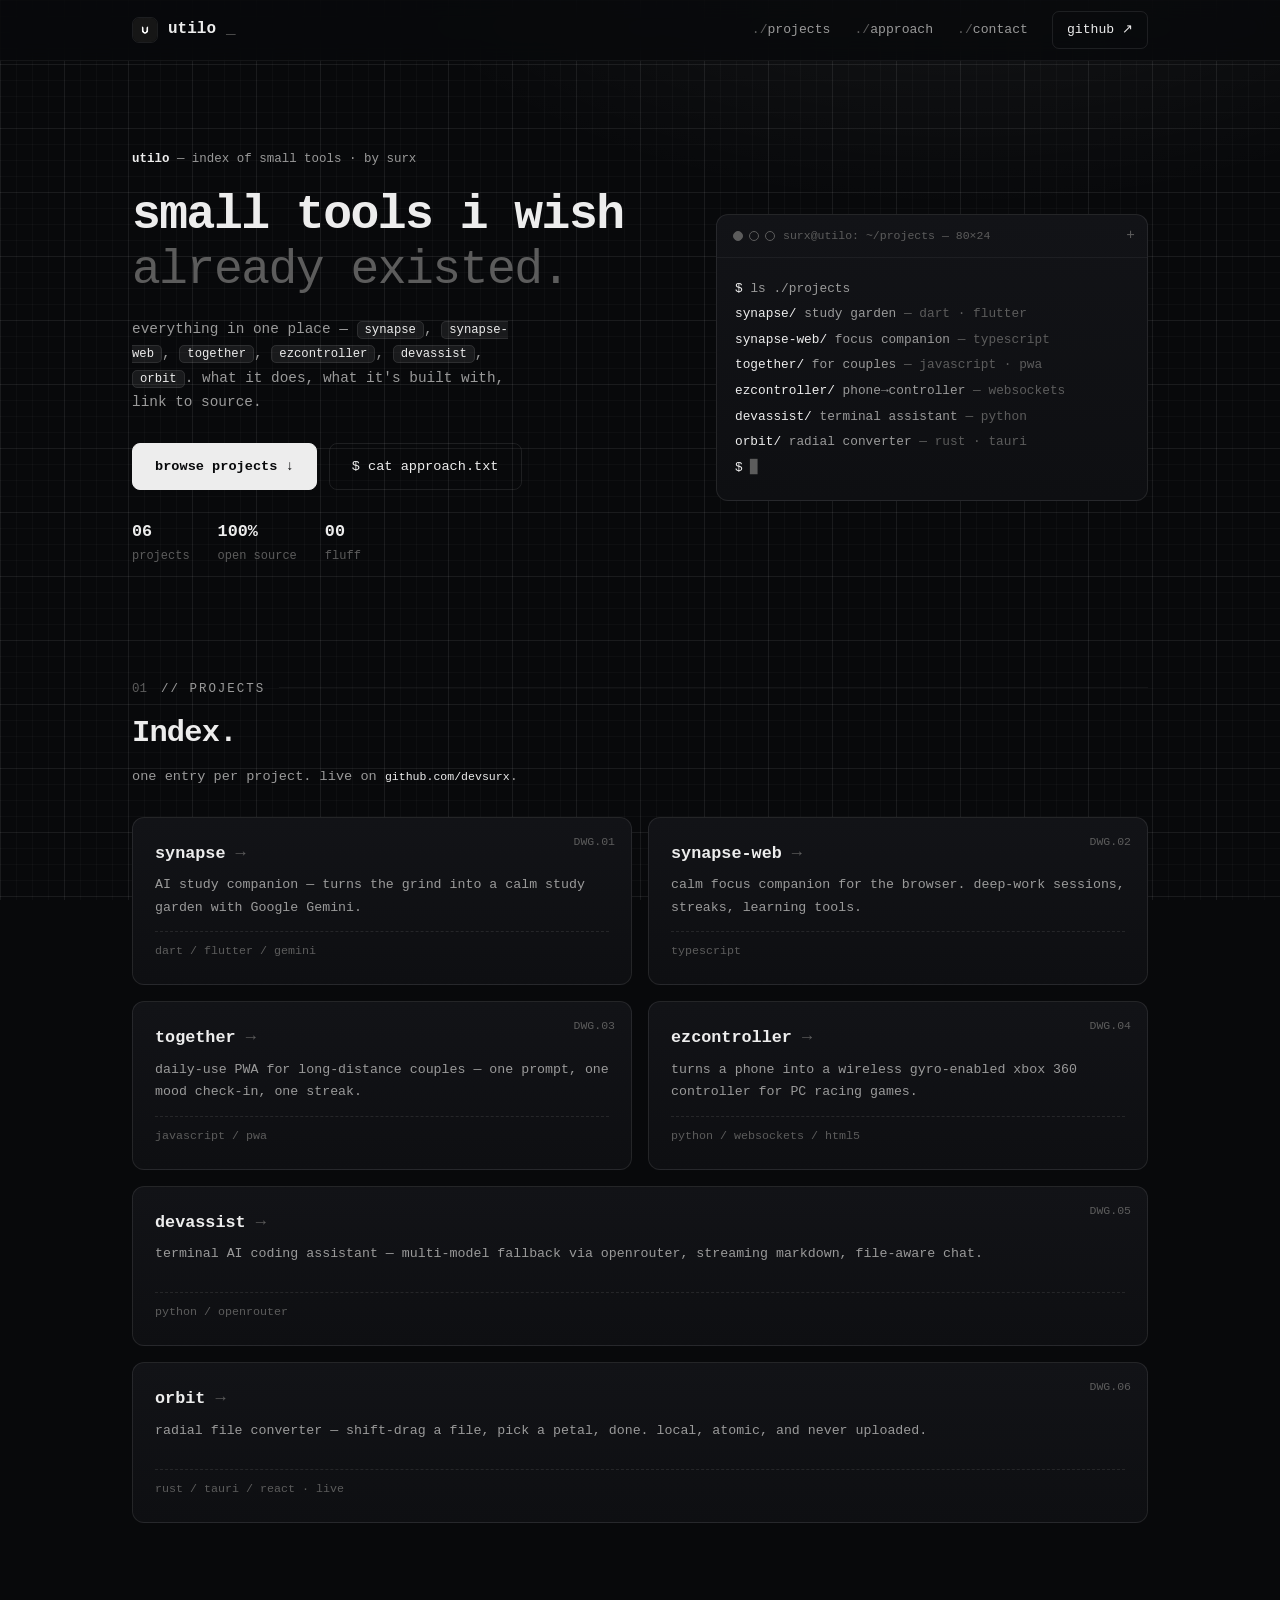
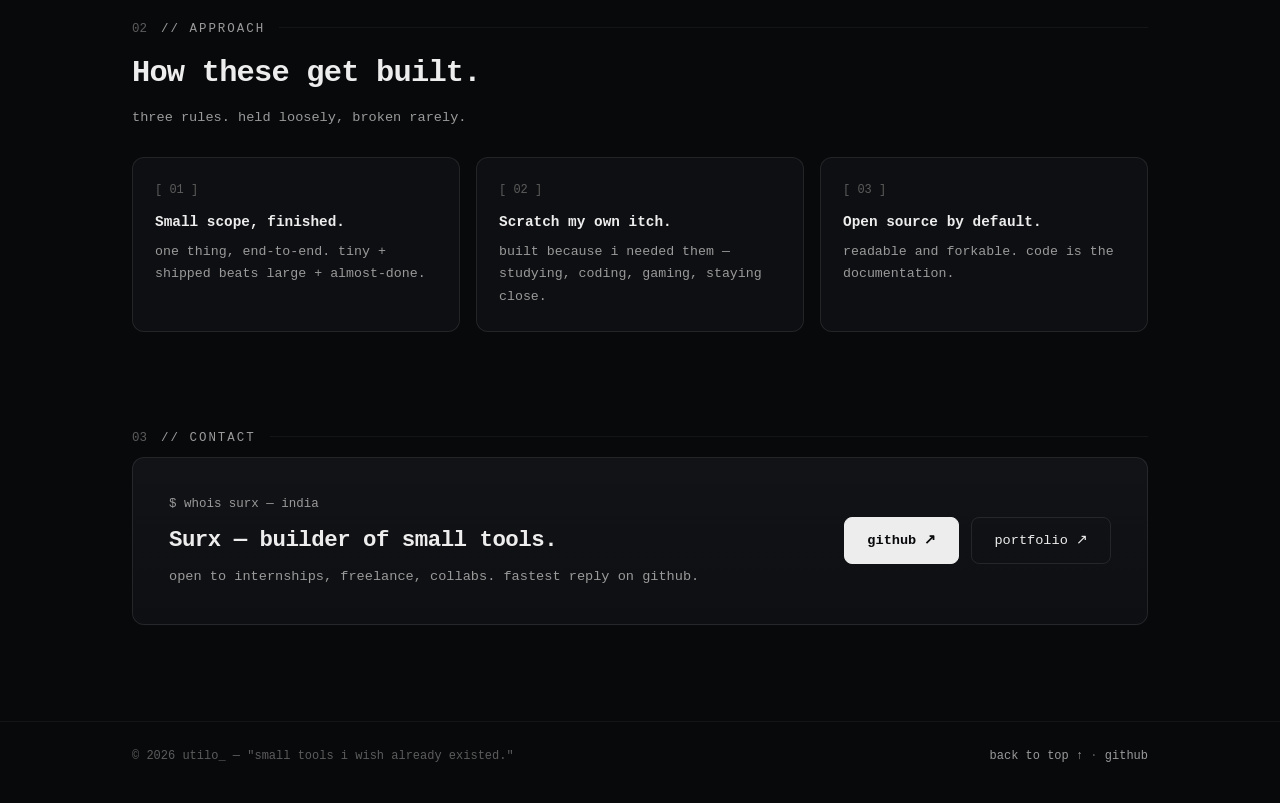
<file: index.html>
<!DOCTYPE html>
<!-- UTILO — index of Surx's small tools. Single file, no deps. -->
<html lang="en">
<head>
<meta charset="UTF-8">
<meta name="viewport" content="width=device-width, initial-scale=1.0">
<title>utilo_ — small tools i wish already existed</title>
<meta name="description" content="utilo_ — small tools i wish already existed. index of synapse, synapse-web, together, ezcontroller, devassist, orbit.">
<link rel="icon" type="image/jpeg" href="utilo.jpg">
<style>
  :root{
    --bg:#08090b;
    --panel:#0e0f12;
    --panel2:#121317;
    --text:#ededed;
    --muted:#9a9a9a;
    --dim:#5c5c5c;
    --line:rgba(255,255,255,.09);
    --line-soft:rgba(255,255,255,.05);
    --mono:"Berkeley Mono",ui-monospace,SFMono-Regular,Menlo,Consolas,"Liberation Mono",monospace;
  }
  *{margin:0;padding:0;box-sizing:border-box}
  html{scroll-behavior:smooth}
  body{
    background:var(--bg);
    color:var(--text);
    font-family:var(--mono);
    font-size:.9rem;
    line-height:1.7;
    -webkit-font-smoothing:antialiased;
    overflow-x:hidden;
  }
  body::before{
    content:"";position:fixed;inset:0;z-index:-2;
    background:
      linear-gradient(rgba(255,255,255,.05) 1px,transparent 1px),
      linear-gradient(90deg,rgba(255,255,255,.05) 1px,transparent 1px),
      linear-gradient(rgba(255,255,255,.025) 1px,transparent 1px),
      linear-gradient(90deg,rgba(255,255,255,.025) 1px,transparent 1px),
      radial-gradient(1000px 500px at 75% -10%,rgba(255,255,255,.06),transparent 60%),
      var(--bg);
    background-size:64px 64px,64px 64px,16px 16px,16px 16px,auto,auto;
  }
  ::selection{background:#ededed;color:#08090b}
  a{color:inherit}
  .wrap{max-width:1080px;margin:0 auto;padding:0 32px}

  /* splash */
  #splash{
    position:fixed;inset:0;z-index:200;background:var(--bg);
    display:flex;flex-direction:column;gap:18px;align-items:center;justify-content:center;
    transition:opacity .5s ease,visibility .5s;
  }
  #splash.hide{opacity:0;visibility:hidden;pointer-events:none}
  #splash img{width:96px;height:96px;object-fit:cover;border-radius:22px;border:1px solid var(--line)}
  #splash .s-t{font-weight:700;font-size:1.2rem;letter-spacing:-.5px}
  #splash .s-s{color:var(--dim);font-size:.75rem}
  #splash .bar{width:120px;height:2px;background:var(--line-soft);overflow:hidden;border-radius:2px}
  #splash .bar i{display:block;height:100%;width:40%;background:var(--text);animation:load 1s linear infinite}
  @keyframes load{from{transform:translateX(-100%)}to{transform:translateX(300%)}}
  @media (prefers-reduced-motion:reduce){#splash{transition:none}#splash .bar i{animation:none}}

  header{position:sticky;top:0;z-index:50;background:rgba(8,9,11,.82);backdrop-filter:blur(12px);-webkit-backdrop-filter:blur(12px);border-bottom:1px solid var(--line-soft)}
  .nav{display:flex;justify-content:space-between;align-items:center;height:60px;font-size:.82rem}
  .wordmark{text-decoration:none;font-weight:700;font-size:1rem;display:flex;align-items:center;gap:10px}
  .wordmark img{width:26px;height:26px;object-fit:cover;border-radius:7px;border:1px solid var(--line)}
  .wordmark i{font-style:normal;color:var(--dim)}
  .nav-links{display:flex;gap:24px;align-items:center}
  .nav-links a{color:var(--muted);text-decoration:none}
  .nav-links a:hover{color:var(--text)}
  .nav-links a.nl::before{content:"./";color:var(--dim)}
  .btn{border:1px solid var(--line);padding:7px 14px;border-radius:7px;text-decoration:none;color:var(--text)!important}
  .btn:hover{background:#ededed;color:#08090b!important;border-color:#ededed}

  .hero{display:grid;grid-template-columns:1.1fr .9fr;gap:56px;align-items:center;padding:88px 0 64px}
  .eyebrow{color:var(--muted);font-size:.78rem;margin-bottom:18px}
  .eyebrow b{color:var(--text)}
  h1{font-size:clamp(2rem,4vw,3rem);font-weight:700;line-height:1.15;letter-spacing:-1.5px}
  h1 span{color:var(--dim);font-weight:400}
  .lede{color:var(--muted);margin-top:18px;max-width:46ch}
  .lede code{color:var(--text);background:rgba(255,255,255,.07);border:1px solid var(--line);padding:1px 7px;border-radius:5px;font-size:.85em}
  .cta-row{display:flex;gap:12px;margin-top:28px;flex-wrap:wrap}
  .btn-solid{background:#ededed;color:#08090b!important;border:1px solid #ededed;padding:11px 22px;border-radius:8px;font-weight:700;text-decoration:none;font-size:.85rem}
  .btn-solid:hover{background:#fff}
  .btn-ghost{border:1px solid var(--line);padding:11px 22px;border-radius:8px;text-decoration:none;font-size:.85rem;color:var(--text)}
  .btn-ghost:hover{border-color:var(--text)}
  .stats{display:flex;gap:28px;margin-top:28px;font-size:.75rem;color:var(--dim)}
  .stats b{display:block;color:var(--text);font-size:1.05rem}

  .sheet{
    background:linear-gradient(180deg,var(--panel2),var(--panel));
    border:1px solid var(--line);border-radius:12px;overflow:hidden;
    font-size:.8rem;position:relative;
  }
  .sheet::after{content:"+";position:absolute;top:8px;right:12px;color:var(--dim);font-size:.9rem}
  .sheet-bar{display:flex;gap:8px;align-items:center;padding:11px 16px;border-bottom:1px solid var(--line-soft);color:var(--dim);font-size:.72rem}
  .sheet-bar .dots{display:flex;gap:6px}
  .sheet-bar .dots i{width:10px;height:10px;border:1px solid var(--dim);border-radius:50%;display:block}
  .sheet-bar .dots i:first-child{background:var(--dim)}
  .sheet-body{padding:18px 18px 20px;line-height:2;white-space:nowrap;overflow-x:auto}
  .p{color:var(--text)} .c{color:var(--dim)} .m{color:var(--muted)}

  section{padding:48px 0;scroll-margin-top:72px}
  .sec-head{display:flex;align-items:baseline;gap:14px;margin-bottom:8px}
  .sec-num{font-size:.78rem;color:var(--dim)}
  .sec-title{font-size:.78rem;color:var(--muted);letter-spacing:2px;text-transform:uppercase}
  .sec-line{flex:1;height:1px;background:var(--line-soft);transform:translateY(-4px)}
  h2.big{font-size:clamp(1.4rem,2.6vw,1.9rem);letter-spacing:-.8px;font-weight:700;margin-bottom:6px}
  .sec-sub{color:var(--muted);margin-bottom:28px;font-size:.85rem}
  .sec-sub code{color:var(--text);font-size:.85em}

  .grid{display:grid;grid-template-columns:1fr 1fr;gap:16px}
  .proj{
    display:block;padding:22px;border:1px solid var(--line);border-radius:12px;text-decoration:none;
    background:linear-gradient(180deg,var(--panel2),var(--panel));
    position:relative;transition:transform .15s,border-color .2s;
  }
  .proj::before{content:attr(data-n);position:absolute;top:14px;right:16px;color:var(--dim);font-size:.72rem}
  .proj:hover{transform:translateY(-3px);border-color:rgba(255,255,255,.3)}
  .proj .name{font-weight:700;font-size:1.05rem}
  .proj .name span{color:var(--dim);font-weight:400}
  .proj:hover .name span{color:var(--text)}
  .proj .desc{color:var(--muted);font-size:.83rem;margin-top:6px;min-height:2.8em}
  .proj .stack{color:var(--dim);font-size:.73rem;margin-top:12px;border-top:1px dashed var(--line);padding-top:10px}
  .proj.full{grid-column:1/-1}

  .rules{display:grid;grid-template-columns:repeat(3,1fr);gap:16px}
  .rule{border:1px solid var(--line);border-radius:12px;padding:22px;background:var(--panel)}
  .rule .n{color:var(--dim);font-size:.75rem;margin-bottom:10px}
  .rule b{font-weight:700;display:block;margin-bottom:6px}
  .rule p{color:var(--muted);font-size:.83rem}

  .contact-card{border:1px solid var(--line);border-radius:12px;padding:36px;display:flex;justify-content:space-between;align-items:center;gap:28px;flex-wrap:wrap;background:linear-gradient(180deg,var(--panel2),var(--panel))}
  .contact-card h2{font-size:1.4rem;letter-spacing:-.5px;margin:6px 0}
  .contact-card p{color:var(--muted);font-size:.85rem}
  .contact-links{display:flex;gap:12px}

  footer{border-top:1px solid var(--line-soft);margin-top:48px;padding:24px 0 36px;color:var(--dim);font-size:.75rem}
  .foot{display:flex;justify-content:space-between;gap:12px;flex-wrap:wrap}
  footer a{color:var(--muted);text-decoration:none}
  footer a:hover{color:var(--text)}

  @media(max-width:860px){
    .hero{grid-template-columns:1fr;padding:56px 0 40px;gap:32px}
    .grid{grid-template-columns:1fr}
    .proj.full{grid-column:auto}
    .rules{grid-template-columns:1fr}
    .nav-links a.nl{display:none}
    .contact-card{padding:24px}
  }
</style>
</head>
<body>

<div id="splash" aria-hidden="true">
  <img src="utilo.jpg" alt="utilo logo">
  <div class="s-t">utilo_</div>
  <div class="s-s">small tools i wish already existed</div>
  <div class="bar"><i></i></div>
</div>

<header>
  <div class="wrap nav">
    <a class="wordmark" href="#top"><img src="utilo.jpg" alt="utilo logo">utilo<i>_</i></a>
    <nav class="nav-links">
      <a class="nl" href="#projects">projects</a>
      <a class="nl" href="#approach">approach</a>
      <a class="nl" href="#contact">contact</a>
      <a class="btn" href="https://github.com/devsurx" target="_blank" rel="noopener">github ↗</a>
    </nav>
  </div>
</header>

<main id="top" class="wrap">

  <div class="hero">
    <div>
      <div class="eyebrow"><b>utilo</b> — index of small tools · by surx</div>
      <h1>small tools i wish <span>already existed.</span></h1>
      <p class="lede">everything in one place — <code>synapse</code>, <code>synapse-web</code>, <code>together</code>, <code>ezcontroller</code>, <code>devassist</code>, <code>orbit</code>. what it does, what it's built with, link to source.</p>
      <div class="cta-row">
        <a class="btn-solid" href="#projects">browse projects ↓</a>
        <a class="btn-ghost" href="#approach">$ cat approach.txt</a>
      </div>
      <div class="stats">
        <span><b>06</b>projects</span>
        <span><b>100%</b>open source</span>
        <span><b>00</b>fluff</span>
      </div>
    </div>

    <div class="sheet" aria-hidden="true">
      <div class="sheet-bar">
        <span class="dots"><i></i><i></i><i></i></span>
        <span>surx@utilo: ~/projects — 80×24</span>
      </div>
      <div class="sheet-body"><span class="p">$</span> <span class="m">ls ./projects</span><br><span class="p">synapse/</span> <span class="m">study garden</span> <span class="c">— dart · flutter</span><br><span class="p">synapse-web/</span> <span class="m">focus companion</span> <span class="c">— typescript</span><br><span class="p">together/</span> <span class="m">for couples</span> <span class="c">— javascript · pwa</span><br><span class="p">ezcontroller/</span> <span class="m">phone→controller</span> <span class="c">— websockets</span><br><span class="p">devassist/</span> <span class="m">terminal assistant</span> <span class="c">— python</span><br><span class="p">orbit/</span> <span class="m">radial converter</span> <span class="c">— rust · tauri</span><br><span class="p">$</span> <span class="c">▊</span></div>
    </div>
  </div>

  <section id="projects">
    <div class="sec-head"><span class="sec-num">01</span><span class="sec-title">// projects</span><span class="sec-line"></span></div>
    <h2 class="big">Index.</h2>
    <p class="sec-sub">one entry per project. live on <code>github.com/devsurx</code>.</p>
    <div class="grid">
      <a class="proj" data-n="DWG.01" href="https://github.com/devsurx/Synapse" target="_blank" rel="noopener">
        <div class="name">synapse <span>→</span></div>
        <div class="desc">AI study companion — turns the grind into a calm study garden with Google Gemini.</div>
        <div class="stack">dart / flutter / gemini</div>
      </a>
      <a class="proj" data-n="DWG.02" href="https://github.com/devsurx/Synapse-Web" target="_blank" rel="noopener">
        <div class="name">synapse-web <span>→</span></div>
        <div class="desc">calm focus companion for the browser. deep-work sessions, streaks, learning tools.</div>
        <div class="stack">typescript</div>
      </a>
      <a class="proj" data-n="DWG.03" href="https://github.com/devsurx/together" target="_blank" rel="noopener">
        <div class="name">together <span>→</span></div>
        <div class="desc">daily-use PWA for long-distance couples — one prompt, one mood check-in, one streak.</div>
        <div class="stack">javascript / pwa</div>
      </a>
      <a class="proj" data-n="DWG.04" href="https://github.com/devsurx/EzController" target="_blank" rel="noopener">
        <div class="name">ezcontroller <span>→</span></div>
        <div class="desc">turns a phone into a wireless gyro-enabled xbox 360 controller for PC racing games.</div>
        <div class="stack">python / websockets / html5</div>
      </a>
      <a class="proj full" data-n="DWG.05" href="https://github.com/devsurx/DevAssist" target="_blank" rel="noopener">
        <div class="name">devassist <span>→</span></div>
        <div class="desc">terminal AI coding assistant — multi-model fallback via openrouter, streaming markdown, file-aware chat.</div>
        <div class="stack">python / openrouter</div>
      </a>
      <a class="proj full" data-n="DWG.06" href="/orbit/">
        <div class="name">orbit <span>→</span></div>
        <div class="desc">radial file converter — shift-drag a file, pick a petal, done. local, atomic, and never uploaded.</div>
        <div class="stack">rust / tauri / react · live</div>
      </a>
    </div>
  </section>

  <section id="approach">
    <div class="sec-head"><span class="sec-num">02</span><span class="sec-title">// approach</span><span class="sec-line"></span></div>
    <h2 class="big">How these get built.</h2>
    <p class="sec-sub">three rules. held loosely, broken rarely.</p>
    <div class="rules">
      <div class="rule"><div class="n">[ 01 ]</div><b>Small scope, finished.</b><p>one thing, end-to-end. tiny + shipped beats large + almost-done.</p></div>
      <div class="rule"><div class="n">[ 02 ]</div><b>Scratch my own itch.</b><p>built because i needed them — studying, coding, gaming, staying close.</p></div>
      <div class="rule"><div class="n">[ 03 ]</div><b>Open source by default.</b><p>readable and forkable. code is the documentation.</p></div>
    </div>
  </section>

  <section id="contact">
    <div class="sec-head"><span class="sec-num">03</span><span class="sec-title">// contact</span><span class="sec-line"></span></div>
    <div class="contact-card">
      <div>
        <div class="eyebrow" style="margin:0">$ whois surx — india</div>
        <h2>Surx — builder of small tools.</h2>
        <p>open to internships, freelance, collabs. fastest reply on github.</p>
      </div>
      <div class="contact-links">
        <a class="btn-solid" href="https://github.com/devsurx" target="_blank" rel="noopener">github ↗</a>
        <a class="btn-ghost" href="https://portfolio-safal.netlify.app/" target="_blank" rel="noopener">portfolio ↗</a>
      </div>
    </div>
  </section>

</main>

<footer>
  <div class="wrap foot">
    <span>© <span id="yr">2026</span> utilo_ — "small tools i wish already existed."</span>
    <span><a href="#top">back to top ↑</a> · <a href="https://github.com/devsurx" target="_blank" rel="noopener">github</a></span>
  </div>
</footer>

<script>
  document.getElementById('yr').textContent = new Date().getFullYear();
  // splash: hide on load, skip on reduced motion / repeat visits in same session
  (function(){
    var s = document.getElementById('splash');
    function hide(){ s.classList.add('hide'); setTimeout(function(){ s.remove(); }, 600); }
    if (window.matchMedia('(prefers-reduced-motion: reduce)').matches) { hide(); return; }
    if (sessionStorage.getItem('utilo_splash')) { hide(); return; }
    window.addEventListener('load', function(){ setTimeout(function(){ sessionStorage.setItem('utilo_splash','1'); hide(); }, 1100); });
    setTimeout(function(){ if (document.body.contains(s)) hide(); }, 3000); // failsafe
  })();
</script>
</body>
</html>
</file>
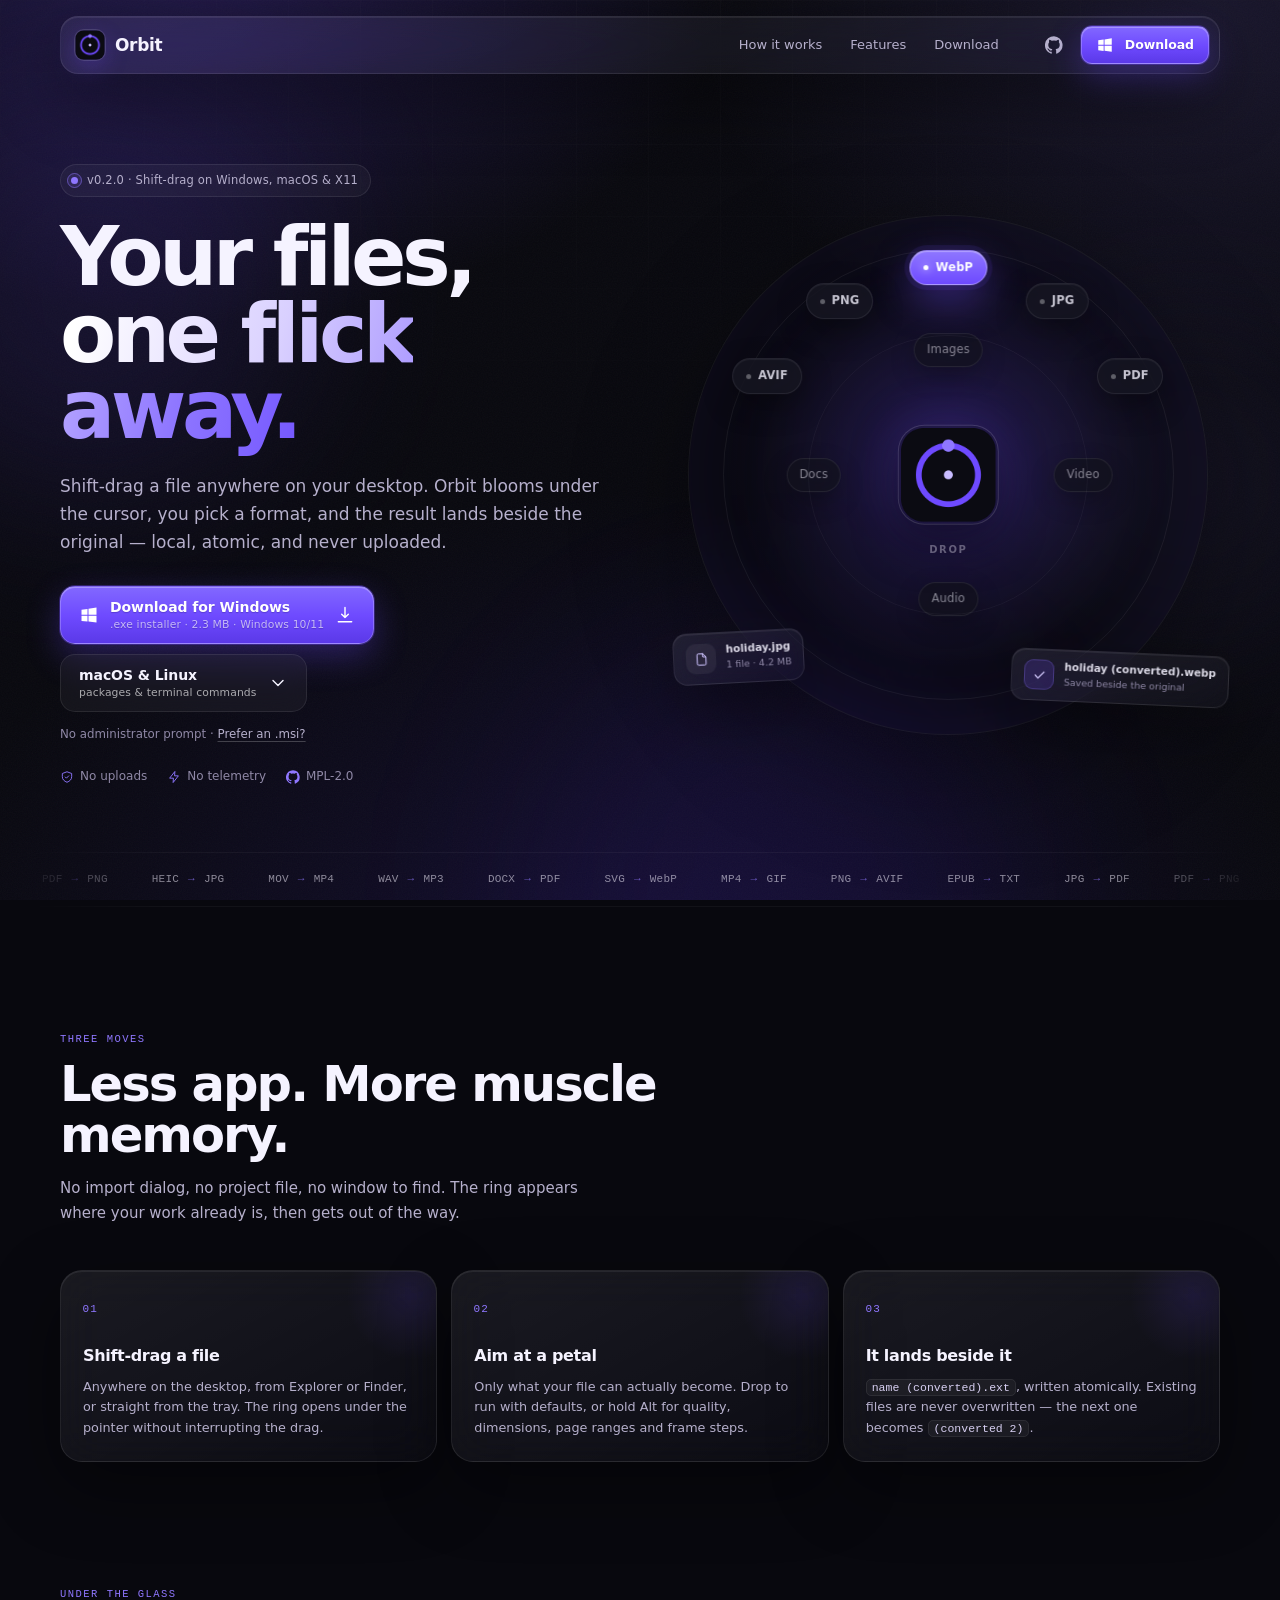
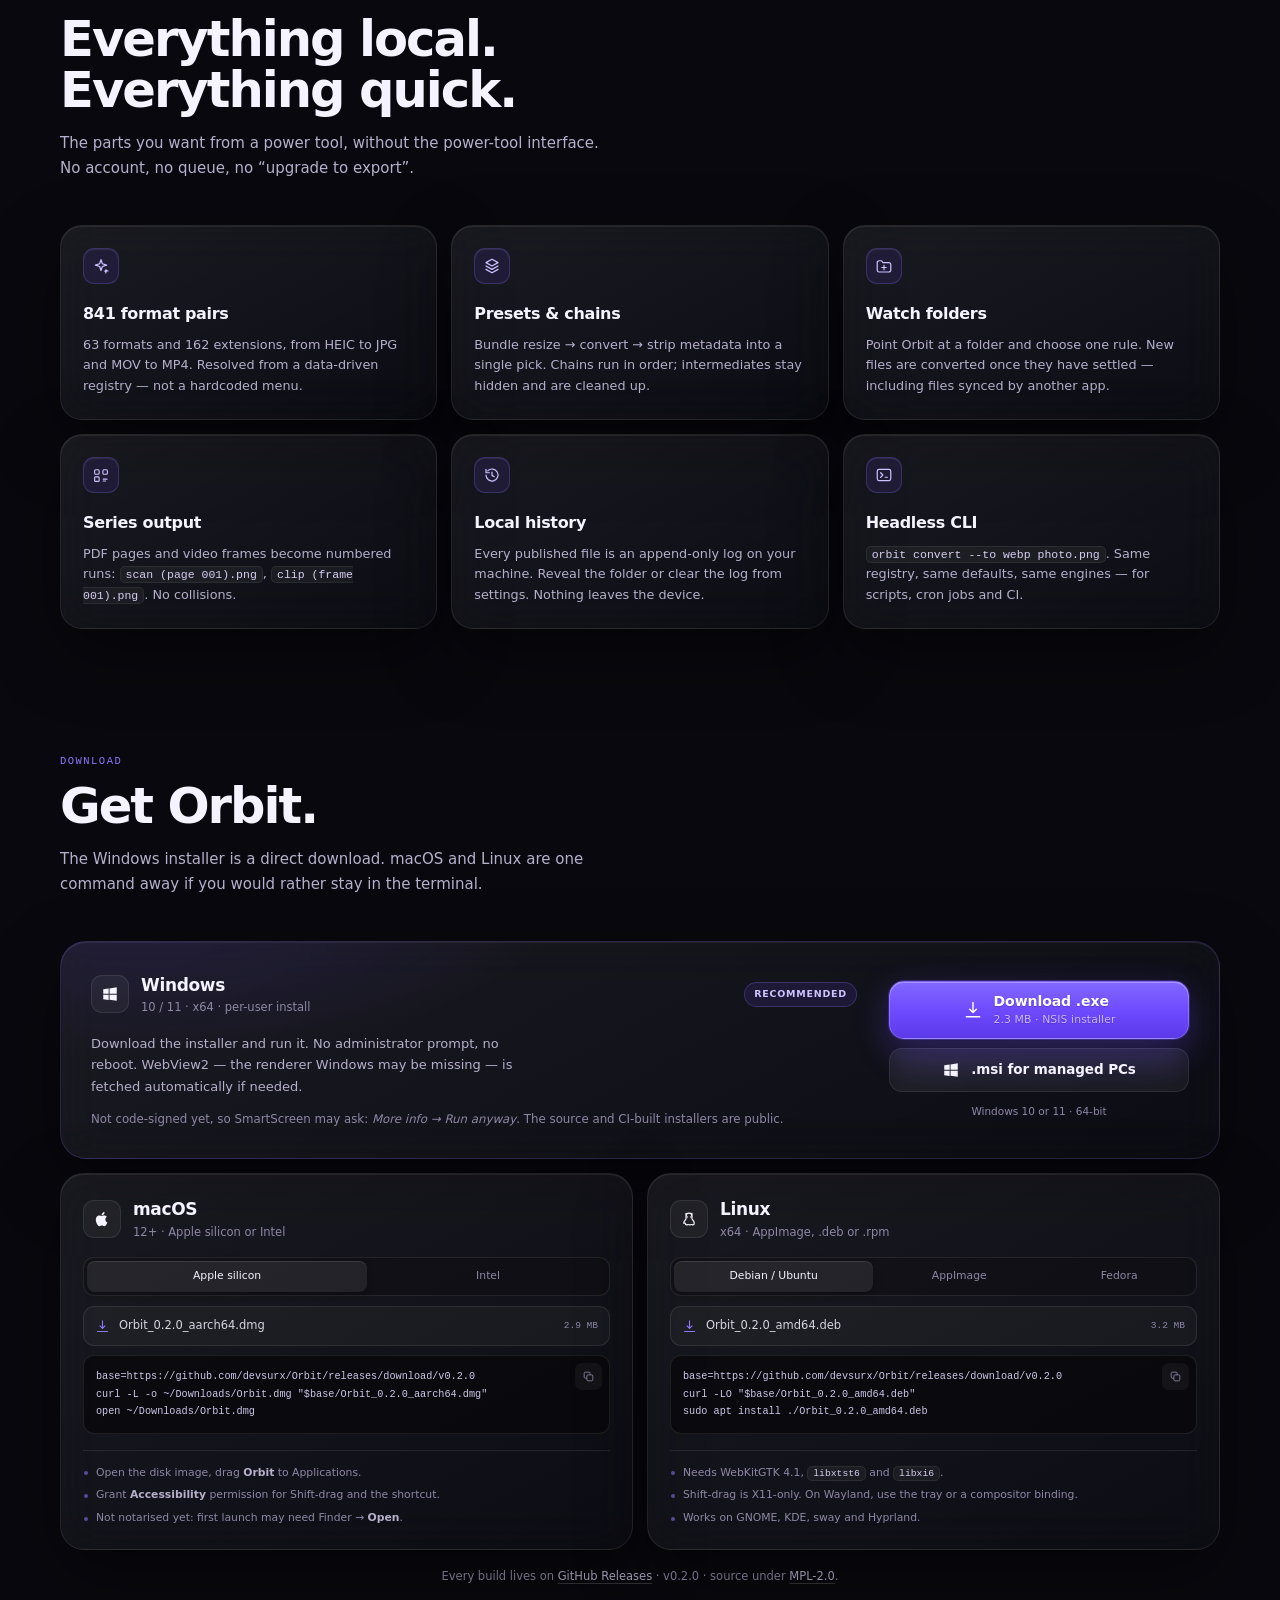
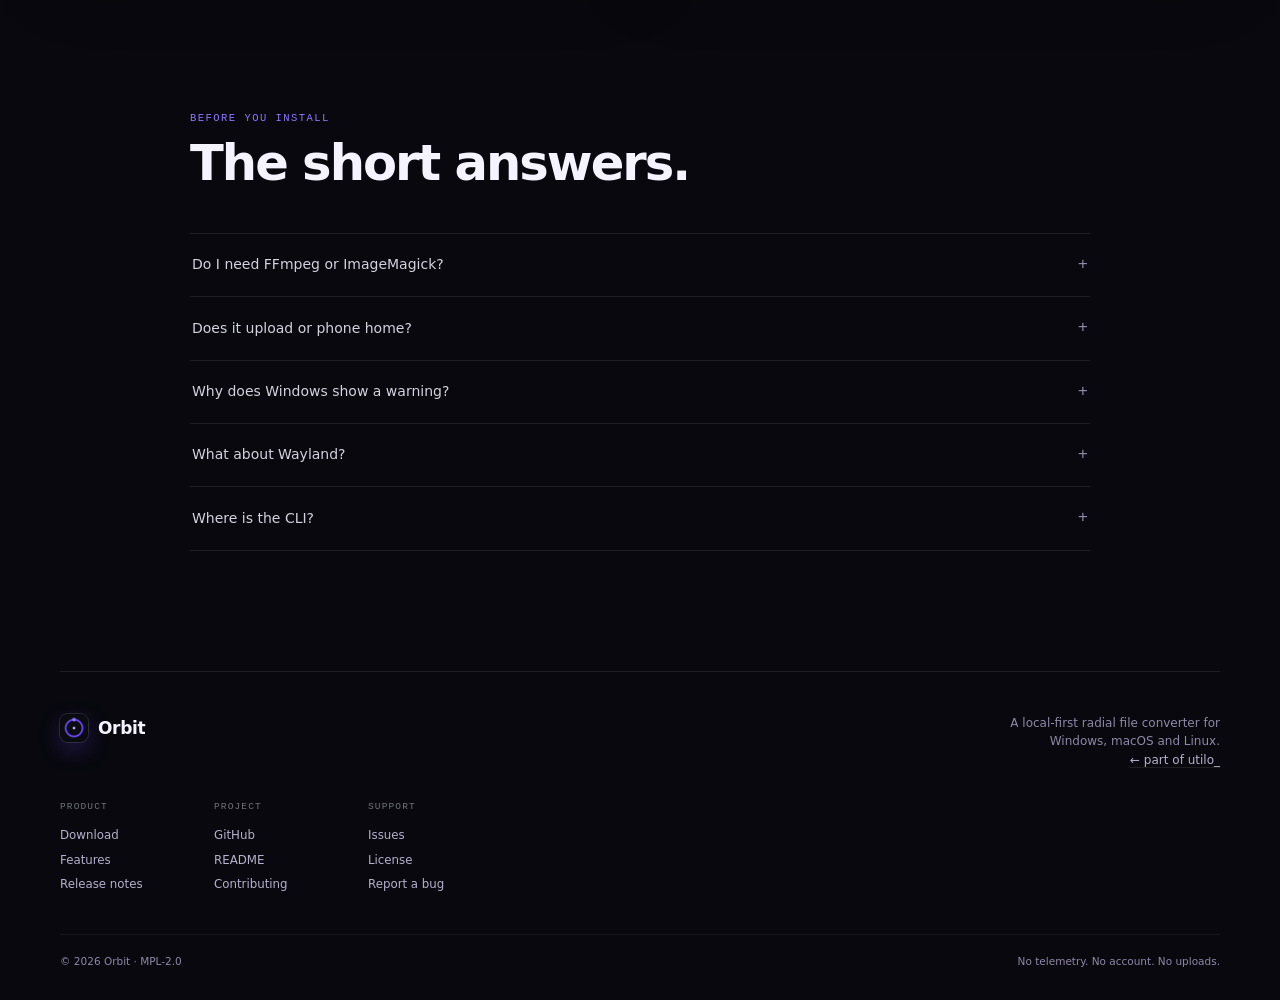
<file: orbit/index.html>
<!doctype html>
<!-- Download URLs point at v0.2.0. When a new release is published, update the
     version in the filenames here (site only; the app is untouched). -->
<html lang="en">
  <head>
    <meta charset="utf-8" />
    <base href="/orbit/" />
    <meta name="viewport" content="width=device-width, initial-scale=1" />
    <title>Orbit — the file converter at your cursor</title>
    <meta
      name="description"
      content="Shift-drag a file, pick a petal, done. Orbit is a local-first radial file converter for Windows, macOS and Linux. 841 format pairs, no uploads, no account."
    />
    <meta name="theme-color" content="#0b0b12" />
    <meta name="color-scheme" content="dark" />
    <link rel="canonical" href="https://utilo-sable.vercel.app/orbit/" />
    <meta property="og:type" content="website" />
    <meta property="og:title" content="Orbit — the file converter at your cursor" />
    <meta
      property="og:description"
      content="Shift-drag a file, pick a petal, done. A local-first radial converter for Windows, macOS and Linux."
    />
    <meta property="og:url" content="https://utilo-sable.vercel.app/orbit/" />
    <meta property="og:image" content="https://utilo-sable.vercel.app/orbit/og.png" />
    <meta name="twitter:card" content="summary_large_image" />
    <link rel="icon" href="icon.png" />
    <link rel="apple-touch-icon" href="icon.png" />
    <link rel="stylesheet" href="styles.css" />
    <script src="app.js" defer></script>
  </head>
  <body>
    <a class="skip" href="#downloads">Skip to downloads</a>

    <svg class="sprite" xmlns="http://www.w3.org/2000/svg" aria-hidden="true">
      <symbol id="i-windows" viewBox="0 0 24 24">
        <path
          fill="currentColor"
          d="M3 5.6 10.2 4.7v7h-7.2V5.6Zm8.4-1.1L21 3v8.7h-9.6V4.5ZM3 12.9h7.2v7L3 19.1v-6.2Zm8.4 0H21V21l-9.6-1.3v-6.8Z"
        />
      </symbol>
      <symbol id="i-apple" viewBox="0 0 24 24">
        <path
          fill="currentColor"
          d="M16.5 12.6c0-2.3 1.9-3.4 2-3.5-1.1-1.6-2.8-1.8-3.4-1.9-1.5-.1-2.9.9-3.6.9-.7 0-1.9-.9-3.1-.8-1.6 0-3.1.9-3.9 2.4-1.7 2.9-.4 7.2 1.2 9.6.8 1.1 1.7 2.4 3 2.3 1.2 0 1.7-.8 3.1-.8 1.4 0 1.9.8 3.1.8 1.3 0 2.1-1.1 2.9-2.3.9-1.3 1.3-2.6 1.3-2.7-.1 0-2.6-1-2.6-3.9ZM14.4 5.7c.7-.8 1.1-1.9 1-3-1 0-2.2.7-2.9 1.5-.6.7-1.2 1.9-1 3 1.1.1 2.2-.6 2.9-1.5Z"
        />
      </symbol>
      <symbol id="i-linux" viewBox="0 0 24 24">
        <path
          fill="none"
          stroke="currentColor"
          stroke-width="1.6"
          stroke-linecap="round"
          stroke-linejoin="round"
          d="M8 4.5 8 10m8-5.5V10M5 17.5c0-2.4 1.3-3.5 2.2-4.4.7-.7 1-1.6 1-2.6V8a3.8 3.8 0 0 1 7.6 0v2.5c0 1 .3 1.9 1 2.6.9.9 2.2 2 2.2 4.4 0 1.4-.6 2.2-1.8 2.2-.9 0-1.5-.4-2.2-.4-.8 0-1.2.6-2 .6s-1.2-.6-2-.6c-.7 0-1.3.4-2.2.4-1.2 0-1.8-.8-1.8-2.2Z"
        />
        <circle cx="9.8" cy="9.2" r=".9" fill="currentColor" />
        <circle cx="14.2" cy="9.2" r=".9" fill="currentColor" />
      </symbol>
      <symbol id="i-github" viewBox="0 0 24 24">
        <path
          fill="currentColor"
          d="M12 .3a12 12 0 0 0-3.8 23.4c.6.1.8-.3.8-.6v-2.2c-3.3.7-4-1.6-4-1.6-.6-1.4-1.4-1.8-1.4-1.8-1.1-.7.1-.7.1-.7 1.2.1 1.9 1.2 1.9 1.2 1.1 1.8 2.8 1.3 3.5 1 .1-.8.4-1.3.8-1.6-2.7-.3-5.5-1.3-5.5-5.9 0-1.3.5-2.4 1.2-3.2-.1-.3-.5-1.5.1-3.2 0 0 1-.3 3.3 1.2a11.5 11.5 0 0 1 6 0c2.3-1.5 3.3-1.2 3.3-1.2.6 1.7.2 2.9.1 3.2.8.8 1.2 1.9 1.2 3.2 0 4.6-2.8 5.6-5.5 5.9.4.4.8 1.1.8 2.2v3.3c0 .3.2.7.8.6A12 12 0 0 0 12 .3Z"
        />
      </symbol>
      <symbol id="i-download" viewBox="0 0 24 24">
        <path
          fill="none"
          stroke="currentColor"
          stroke-width="1.7"
          stroke-linecap="round"
          stroke-linejoin="round"
          d="M12 3v12m0 0 4-4m-4 4-4-4M4 20h16"
        />
      </symbol>
      <symbol id="i-arrow" viewBox="0 0 24 24">
        <path
          fill="none"
          stroke="currentColor"
          stroke-width="1.7"
          stroke-linecap="round"
          stroke-linejoin="round"
          d="M7 17 17 7M9 7h8v8"
        />
      </symbol>
      <symbol id="i-down" viewBox="0 0 24 24">
        <path
          fill="none"
          stroke="currentColor"
          stroke-width="1.7"
          stroke-linecap="round"
          stroke-linejoin="round"
          d="m6 9 6 6 6-6"
        />
      </symbol>
      <symbol id="i-check" viewBox="0 0 24 24">
        <path
          fill="none"
          stroke="currentColor"
          stroke-width="2"
          stroke-linecap="round"
          stroke-linejoin="round"
          d="m5 12.5 4.5 4.5L19 7"
        />
      </symbol>
      <symbol id="i-copy" viewBox="0 0 24 24">
        <rect
          x="9"
          y="9"
          width="11"
          height="11"
          rx="2.2"
          fill="none"
          stroke="currentColor"
          stroke-width="1.6"
        />
        <path
          d="M15 9V6.2A2.2 2.2 0 0 0 12.8 4H6.2A2.2 2.2 0 0 0 4 6.2v6.6A2.2 2.2 0 0 0 6.2 15H9"
          fill="none"
          stroke="currentColor"
          stroke-width="1.6"
        />
      </symbol>
      <symbol id="i-file" viewBox="0 0 24 24">
        <path
          fill="none"
          stroke="currentColor"
          stroke-width="1.6"
          stroke-linecap="round"
          stroke-linejoin="round"
          d="M14 3H7a2 2 0 0 0-2 2v14a2 2 0 0 0 2 2h10a2 2 0 0 0 2-2V8l-5-5Z"
        />
        <path
          fill="none"
          stroke="currentColor"
          stroke-width="1.6"
          stroke-linejoin="round"
          d="M14 3v5h5"
        />
      </symbol>
      <symbol id="i-shield" viewBox="0 0 24 24">
        <path
          fill="none"
          stroke="currentColor"
          stroke-width="1.6"
          stroke-linejoin="round"
          d="M12 3 20 6v5.5c0 4.6-3.2 7.7-8 9.5-4.8-1.8-8-4.9-8-9.5V6l8-3Z"
        />
        <path
          fill="none"
          stroke="currentColor"
          stroke-width="1.6"
          stroke-linecap="round"
          stroke-linejoin="round"
          d="m9 12 2 2 4-4"
        />
      </symbol>
      <symbol id="i-pairs" viewBox="0 0 24 24">
        <path
          fill="none"
          stroke="currentColor"
          stroke-width="1.6"
          stroke-linecap="round"
          stroke-linejoin="round"
          d="M12 3.5 13.8 9l5.7 1.8-5.7 1.8L12 18l-1.8-5.4L4.5 10.8 10.2 9 12 3.5Z"
        />
        <path
          fill="none"
          stroke="currentColor"
          stroke-width="1.6"
          stroke-linecap="round"
          d="M18.5 16.5 19 18l1.5.5-1.5.5-.5 1.5-.5-1.5L16.5 19l1.5-.5.5-1.5Z"
        />
      </symbol>
      <symbol id="i-layers" viewBox="0 0 24 24">
        <path
          fill="none"
          stroke="currentColor"
          stroke-width="1.6"
          stroke-linecap="round"
          stroke-linejoin="round"
          d="m12 3 8 4.5-8 4.5-8-4.5L12 3Z"
        />
        <path
          fill="none"
          stroke="currentColor"
          stroke-width="1.6"
          stroke-linecap="round"
          stroke-linejoin="round"
          d="m4 12 8 4.5 8-4.5M4 16.5 12 21l8-4.5"
        />
      </symbol>
      <symbol id="i-folder" viewBox="0 0 24 24">
        <path
          fill="none"
          stroke="currentColor"
          stroke-width="1.6"
          stroke-linejoin="round"
          d="M3 7.5A2.5 2.5 0 0 1 5.5 5h3.2l2 2.5h7.8A2.5 2.5 0 0 1 21 10v7.5a2.5 2.5 0 0 1-2.5 2.5h-13A2.5 2.5 0 0 1 3 17.5v-10Z"
        />
        <path
          fill="none"
          stroke="currentColor"
          stroke-width="1.6"
          stroke-linecap="round"
          d="M9 14h6m-3-3v6"
        />
      </symbol>
      <symbol id="i-series" viewBox="0 0 24 24">
        <rect
          x="3.5"
          y="5"
          width="6"
          height="6"
          rx="1.3"
          fill="none"
          stroke="currentColor"
          stroke-width="1.5"
        />
        <rect
          x="14.5"
          y="5"
          width="6"
          height="6"
          rx="1.3"
          fill="none"
          stroke="currentColor"
          stroke-width="1.5"
        />
        <rect
          x="3.5"
          y="14.5"
          width="6"
          height="6"
          rx="1.3"
          fill="none"
          stroke="currentColor"
          stroke-width="1.5"
        />
        <path
          fill="none"
          stroke="currentColor"
          stroke-width="1.5"
          stroke-linecap="round"
          d="M15 17.5h5m-5 2.5h3"
        />
      </symbol>
      <symbol id="i-history" viewBox="0 0 24 24">
        <path
          fill="none"
          stroke="currentColor"
          stroke-width="1.6"
          stroke-linecap="round"
          stroke-linejoin="round"
          d="M4 12a8 8 0 1 0 2.3-5.6M4 4.5V9h4.5"
        />
        <path
          fill="none"
          stroke="currentColor"
          stroke-width="1.6"
          stroke-linecap="round"
          stroke-linejoin="round"
          d="M12 8v4.5l3 1.7"
        />
      </symbol>
      <symbol id="i-terminal" viewBox="0 0 24 24">
        <rect
          x="3"
          y="4.5"
          width="18"
          height="15"
          rx="2.4"
          fill="none"
          stroke="currentColor"
          stroke-width="1.6"
        />
        <path
          fill="none"
          stroke="currentColor"
          stroke-width="1.6"
          stroke-linecap="round"
          stroke-linejoin="round"
          d="m7.5 9 3 3-3 3M13.5 15h3"
        />
      </symbol>
      <symbol id="i-bolt" viewBox="0 0 24 24">
        <path
          fill="none"
          stroke="currentColor"
          stroke-width="1.6"
          stroke-linejoin="round"
          d="M13.5 2.5 4.5 14H11l-.5 7.5L19.5 10H13l.5-7.5Z"
        />
      </symbol>
      <symbol id="i-spark" viewBox="0 0 24 24">
        <path
          fill="none"
          stroke="currentColor"
          stroke-width="1.6"
          stroke-linecap="round"
          stroke-linejoin="round"
          d="M12 3v3m0 12v3M3 12h3m12 0h3M5.6 5.6l2.1 2.1m8.6 8.6 2.1 2.1m0-12.8-2.1 2.1m-8.6 8.6-2.1 2.1"
        />
        <circle cx="12" cy="12" r="3.2" fill="none" stroke="currentColor" stroke-width="1.6" />
      </symbol>
    </svg>

    <div class="backdrop" aria-hidden="true">
      <div class="blob blob-a"></div>
      <div class="blob blob-b"></div>
      <div class="blob blob-c"></div>
    </div>

    <header class="nav glass" id="nav">
      <a class="brand" href="#top" aria-label="Orbit home">
        <img src="icon.png" width="30" height="30" alt="" />
        <span>Orbit</span>
      </a>
      <nav class="nav-links" aria-label="Sections">
        <a href="#how">How it works</a>
        <a href="#features">Features</a>
        <a href="#downloads">Download</a>
      </nav>
      <div class="nav-actions">
        <a
          class="icon-link"
          href="https://github.com/devsurx/Orbit"
          aria-label="Orbit on GitHub"
          rel="noopener"
        >
          <svg class="icon" aria-hidden="true"><use href="#i-github" /></svg>
        </a>
        <a
          class="btn btn-primary btn-sm"
          href="https://github.com/devsurx/Orbit/releases/download/v0.2.0/Orbit_0.2.0_x64-setup.exe"
          aria-label="Download Orbit for Windows"
        >
          <svg class="icon" aria-hidden="true"><use href="#i-windows" /></svg>
          <span>Download</span>
        </a>
      </div>
    </header>

    <main id="top">
      <section class="hero wrap">
        <div class="hero-copy">
          <p class="eyebrow">
            <span class="pulse" aria-hidden="true"></span>
            v0.2.0 · Shift-drag on Windows, macOS &amp; X11
          </p>
          <h1>Your files,<br /><span class="gradient">one flick away.</span></h1>
          <p class="lede">
            Shift-drag a file anywhere on your desktop. Orbit blooms under the cursor, you pick a
            format, and the result lands beside the original — local, atomic, and never uploaded.
          </p>

          <div class="cta-row">
            <a
              class="btn btn-primary btn-lg"
              href="https://github.com/devsurx/Orbit/releases/download/v0.2.0/Orbit_0.2.0_x64-setup.exe"
              data-windows-download
            >
              <svg class="icon" aria-hidden="true"><use href="#i-windows" /></svg>
              <span>
                <strong>Download for Windows</strong>
                <small>.exe installer · 2.3 MB · Windows 10/11</small>
              </span>
              <svg class="icon end" aria-hidden="true"><use href="#i-download" /></svg>
            </a>
            <a class="btn btn-ghost btn-lg" href="#downloads">
              <span>
                <strong>macOS &amp; Linux</strong>
                <small>packages &amp; terminal commands</small>
              </span>
              <svg class="icon end" aria-hidden="true"><use href="#i-down" /></svg>
            </a>
          </div>

          <p class="fine">
            No administrator prompt ·
            <a
              href="https://github.com/devsurx/Orbit/releases/download/v0.2.0/Orbit_0.2.0_x64_en-US.msi"
              >Prefer an .msi?</a
            >
          </p>

          <ul class="trust" aria-label="Privacy and licensing">
            <li><svg class="icon" aria-hidden="true"><use href="#i-shield" /></svg> No uploads</li>
            <li><svg class="icon" aria-hidden="true"><use href="#i-bolt" /></svg> No telemetry</li>
            <li>
              <svg class="icon" aria-hidden="true"><use href="#i-github" /></svg>
              <a href="https://github.com/devsurx/Orbit/blob/main/LICENSE">MPL-2.0</a>
            </li>
          </ul>
        </div>

        <div class="hero-art" aria-hidden="true">
          <div class="ring">
            <span class="cat cat-top">Images</span>
            <span class="cat cat-right">Video</span>
            <span class="cat cat-bottom">Audio</span>
            <span class="cat cat-left">Docs</span>

            <span class="petal p1 is-active">WebP</span>
            <span class="petal p2">PNG</span>
            <span class="petal p3">JPG</span>
            <span class="petal p4">AVIF</span>
            <span class="petal p5">PDF</span>

            <span class="hub"><img src="icon.png" alt="" /></span>
            <span class="hub-label">Drop</span>
          </div>

          <div class="float float-file glass">
            <span class="float-icon"><svg class="icon"><use href="#i-file" /></svg></span>
            <span class="float-text">
              <b>holiday.jpg</b>
              <small>1 file · 4.2 MB</small>
            </span>
          </div>

          <div class="float float-done glass">
            <span class="float-icon ok"><svg class="icon"><use href="#i-check" /></svg></span>
            <span class="float-text">
              <b>holiday (converted).webp</b>
              <small>Saved beside the original</small>
            </span>
          </div>
        </div>
      </section>

      <section class="rail" aria-label="Examples of what Orbit converts">
        <div class="rail-fade" aria-hidden="true"></div>
        <div class="rail-track">
          <div class="rail-set">
            <span>PDF <i>→</i> PNG</span>
            <span>HEIC <i>→</i> JPG</span>
            <span>MOV <i>→</i> MP4</span>
            <span>WAV <i>→</i> MP3</span>
            <span>DOCX <i>→</i> PDF</span>
            <span>SVG <i>→</i> WebP</span>
            <span>MP4 <i>→</i> GIF</span>
            <span>PNG <i>→</i> AVIF</span>
            <span>EPUB <i>→</i> TXT</span>
            <span>JPG <i>→</i> PDF</span>
          </div>
          <div class="rail-set" aria-hidden="true">
            <span>PDF <i>→</i> PNG</span>
            <span>HEIC <i>→</i> JPG</span>
            <span>MOV <i>→</i> MP4</span>
            <span>WAV <i>→</i> MP3</span>
            <span>DOCX <i>→</i> PDF</span>
            <span>SVG <i>→</i> WebP</span>
            <span>MP4 <i>→</i> GIF</span>
            <span>PNG <i>→</i> AVIF</span>
            <span>EPUB <i>→</i> TXT</span>
            <span>JPG <i>→</i> PDF</span>
          </div>
        </div>
      </section>

      <section class="section wrap" id="how">
        <div class="section-head">
          <p class="kicker">Three moves</p>
          <h2>Less app. More muscle memory.</h2>
          <p>
            No import dialog, no project file, no window to find. The ring appears where your work
            already is, then gets out of the way.
          </p>
        </div>

        <div class="steps">
          <article class="step glass">
            <span class="step-no">01</span>
            <h3>Shift-drag a file</h3>
            <p>
              Anywhere on the desktop, from Explorer or Finder, or straight from the tray. The ring
              opens under the pointer without interrupting the drag.
            </p>
          </article>
          <article class="step glass">
            <span class="step-no">02</span>
            <h3>Aim at a petal</h3>
            <p>
              Only what your file can actually become. Drop to run with defaults, or hold Alt for
              quality, dimensions, page ranges and frame steps.
            </p>
          </article>
          <article class="step glass">
            <span class="step-no">03</span>
            <h3>It lands beside it</h3>
            <p>
              <code>name (converted).ext</code>, written atomically. Existing files are never
              overwritten — the next one becomes <code>(converted 2)</code>.
            </p>
          </article>
        </div>
      </section>

      <section class="section wrap" id="features">
        <div class="section-head">
          <p class="kicker">Under the glass</p>
          <h2>Everything local. Everything quick.</h2>
          <p>
            The parts you want from a power tool, without the power-tool interface. No account, no
            queue, no “upgrade to export”.
          </p>
        </div>

        <div class="features">
          <article class="feature glass">
            <span class="feature-icon"><svg class="icon"><use href="#i-pairs" /></svg></span>
            <h3>841 format pairs</h3>
            <p>
              63 formats and 162 extensions, from HEIC to JPG and MOV to MP4. Resolved from a
              data-driven registry — not a hardcoded menu.
            </p>
          </article>
          <article class="feature glass">
            <span class="feature-icon"><svg class="icon"><use href="#i-layers" /></svg></span>
            <h3>Presets &amp; chains</h3>
            <p>
              Bundle resize → convert → strip metadata into a single pick. Chains run in order;
              intermediates stay hidden and are cleaned up.
            </p>
          </article>
          <article class="feature glass">
            <span class="feature-icon"><svg class="icon"><use href="#i-folder" /></svg></span>
            <h3>Watch folders</h3>
            <p>
              Point Orbit at a folder and choose one rule. New files are converted once they have
              settled — including files synced by another app.
            </p>
          </article>
          <article class="feature glass">
            <span class="feature-icon"><svg class="icon"><use href="#i-series" /></svg></span>
            <h3>Series output</h3>
            <p>
              PDF pages and video frames become numbered runs: <code>scan (page 001).png</code>,
              <code>clip (frame 001).png</code>. No collisions.
            </p>
          </article>
          <article class="feature glass">
            <span class="feature-icon"><svg class="icon"><use href="#i-history" /></svg></span>
            <h3>Local history</h3>
            <p>
              Every published file is an append-only log on your machine. Reveal the folder or
              clear the log from settings. Nothing leaves the device.
            </p>
          </article>
          <article class="feature glass">
            <span class="feature-icon"><svg class="icon"><use href="#i-terminal" /></svg></span>
            <h3>Headless CLI</h3>
            <p>
              <code>orbit convert --to webp photo.png</code>. Same registry, same defaults, same
              engines — for scripts, cron jobs and CI.
            </p>
          </article>
        </div>
      </section>

      <section class="section wrap" id="downloads">
        <div class="section-head">
          <p class="kicker">Download</p>
          <h2>Get Orbit.</h2>
          <p>
            The Windows installer is a direct download. macOS and Linux are one command away if
            you would rather stay in the terminal.
          </p>
        </div>

        <article class="download-lead glass" id="windows">
          <div class="lead-copy">
            <div class="platform-head">
              <span class="platform-icon"><svg class="icon"><use href="#i-windows" /></svg></span>
              <div>
                <h3>Windows</h3>
                <p class="platform-sub">10 / 11 · x64 · per-user install</p>
              </div>
              <span class="badge">Recommended</span>
            </div>
            <p class="lead-text">
              Download the installer and run it. No administrator prompt, no reboot. WebView2 — the
              renderer Windows may be missing — is fetched automatically if needed.
            </p>
            <p class="fine">
              Not code-signed yet, so SmartScreen may ask: <em>More info → Run anyway</em>. The
              source and CI-built installers are public.
            </p>
          </div>
          <div class="lead-actions">
            <a
              class="btn btn-primary btn-lg"
              href="https://github.com/devsurx/Orbit/releases/download/v0.2.0/Orbit_0.2.0_x64-setup.exe"
            >
              <svg class="icon" aria-hidden="true"><use href="#i-download" /></svg>
              <span>
                <strong>Download .exe</strong>
                <small>2.3 MB · NSIS installer</small>
              </span>
            </a>
            <a
              class="btn btn-ghost"
              href="https://github.com/devsurx/Orbit/releases/download/v0.2.0/Orbit_0.2.0_x64_en-US.msi"
            >
              <svg class="icon" aria-hidden="true"><use href="#i-windows" /></svg>
              <span>.msi for managed PCs</span>
            </a>
            <p class="lead-meta">Windows 10 or 11 · 64-bit</p>
          </div>
        </article>

        <div class="download-grid">
          <article class="platform glass" id="macos">
            <div class="platform-head">
              <span class="platform-icon"><svg class="icon"><use href="#i-apple" /></svg></span>
              <div>
                <h3>macOS</h3>
                <p class="platform-sub">12+ · Apple silicon or Intel</p>
              </div>
            </div>

            <div class="tabs" data-tabs>
              <div class="tablist" role="tablist" aria-label="macOS build">
                <button
                  class="tab"
                  role="tab"
                  id="tab-mac-arm"
                  aria-controls="mac-arm"
                  aria-selected="true"
                  data-tab="mac-arm"
                >
                  Apple silicon
                </button>
                <button
                  class="tab"
                  role="tab"
                  id="tab-mac-intel"
                  aria-controls="mac-intel"
                  aria-selected="false"
                  tabindex="-1"
                  data-tab="mac-intel"
                >
                  Intel
                </button>
              </div>

              <div class="tabpanel" id="mac-arm" role="tabpanel" aria-labelledby="tab-mac-arm">
                <a
                  class="dl-line"
                  href="https://github.com/devsurx/Orbit/releases/download/v0.2.0/Orbit_0.2.0_aarch64.dmg"
                >
                  <svg class="icon" aria-hidden="true"><use href="#i-download" /></svg>
                  <span>Orbit_0.2.0_aarch64.dmg</span>
                  <span class="size">2.9 MB</span>
                </a>
                <div class="code">
                  <pre><code>base=https://github.com/devsurx/Orbit/releases/download/v0.2.0
curl -L -o ~/Downloads/Orbit.dmg "$base/Orbit_0.2.0_aarch64.dmg"
open ~/Downloads/Orbit.dmg</code></pre>
                  <button class="copy" type="button" data-copy aria-label="Copy Apple silicon commands">
                    <svg class="icon" aria-hidden="true"><use href="#i-copy" /></svg>
                  </button>
                </div>
              </div>

              <div class="tabpanel" id="mac-intel" role="tabpanel" aria-labelledby="tab-mac-intel" hidden>
                <a
                  class="dl-line"
                  href="https://github.com/devsurx/Orbit/releases/download/v0.2.0/Orbit_0.2.0_x64.dmg"
                >
                  <svg class="icon" aria-hidden="true"><use href="#i-download" /></svg>
                  <span>Orbit_0.2.0_x64.dmg</span>
                  <span class="size">3.1 MB</span>
                </a>
                <div class="code">
                  <pre><code>base=https://github.com/devsurx/Orbit/releases/download/v0.2.0
curl -L -o ~/Downloads/Orbit.dmg "$base/Orbit_0.2.0_x64.dmg"
open ~/Downloads/Orbit.dmg</code></pre>
                  <button class="copy" type="button" data-copy aria-label="Copy Intel commands">
                    <svg class="icon" aria-hidden="true"><use href="#i-copy" /></svg>
                  </button>
                </div>
              </div>
            </div>

            <ul class="platform-notes">
              <li>Open the disk image, drag <b>Orbit</b> to Applications.</li>
              <li>Grant <b>Accessibility</b> permission for Shift-drag and the shortcut.</li>
              <li>Not notarised yet: first launch may need Finder → <b>Open</b>.</li>
            </ul>
          </article>

          <article class="platform glass" id="linux">
            <div class="platform-head">
              <span class="platform-icon"><svg class="icon"><use href="#i-linux" /></svg></span>
              <div>
                <h3>Linux</h3>
                <p class="platform-sub">x64 · AppImage, .deb or .rpm</p>
              </div>
            </div>

            <div class="tabs" data-tabs>
              <div class="tablist" role="tablist" aria-label="Linux package">
                <button
                  class="tab"
                  role="tab"
                  id="tab-linux-deb"
                  aria-controls="linux-deb"
                  aria-selected="true"
                  data-tab="linux-deb"
                >
                  Debian / Ubuntu
                </button>
                <button
                  class="tab"
                  role="tab"
                  id="tab-linux-appimage"
                  aria-controls="linux-appimage"
                  aria-selected="false"
                  tabindex="-1"
                  data-tab="linux-appimage"
                >
                  AppImage
                </button>
                <button
                  class="tab"
                  role="tab"
                  id="tab-linux-rpm"
                  aria-controls="linux-rpm"
                  aria-selected="false"
                  tabindex="-1"
                  data-tab="linux-rpm"
                >
                  Fedora
                </button>
              </div>

              <div class="tabpanel" id="linux-deb" role="tabpanel" aria-labelledby="tab-linux-deb">
                <a
                  class="dl-line"
                  href="https://github.com/devsurx/Orbit/releases/download/v0.2.0/Orbit_0.2.0_amd64.deb"
                >
                  <svg class="icon" aria-hidden="true"><use href="#i-download" /></svg>
                  <span>Orbit_0.2.0_amd64.deb</span>
                  <span class="size">3.2 MB</span>
                </a>
                <div class="code">
                  <pre><code>base=https://github.com/devsurx/Orbit/releases/download/v0.2.0
curl -LO "$base/Orbit_0.2.0_amd64.deb"
sudo apt install ./Orbit_0.2.0_amd64.deb</code></pre>
                  <button class="copy" type="button" data-copy aria-label="Copy Debian commands">
                    <svg class="icon" aria-hidden="true"><use href="#i-copy" /></svg>
                  </button>
                </div>
              </div>

              <div
                class="tabpanel"
                id="linux-appimage"
                role="tabpanel"
                aria-labelledby="tab-linux-appimage"
                hidden
              >
                <a
                  class="dl-line"
                  href="https://github.com/devsurx/Orbit/releases/download/v0.2.0/Orbit_0.2.0_amd64.AppImage"
                >
                  <svg class="icon" aria-hidden="true"><use href="#i-download" /></svg>
                  <span>Orbit_0.2.0_amd64.AppImage</span>
                  <span class="size">78 MB</span>
                </a>
                <div class="code">
                  <pre><code>base=https://github.com/devsurx/Orbit/releases/download/v0.2.0
curl -LO "$base/Orbit_0.2.0_amd64.AppImage"
chmod +x Orbit_0.2.0_amd64.AppImage
./Orbit_0.2.0_amd64.AppImage</code></pre>
                  <button class="copy" type="button" data-copy aria-label="Copy AppImage commands">
                    <svg class="icon" aria-hidden="true"><use href="#i-copy" /></svg>
                  </button>
                </div>
              </div>

              <div class="tabpanel" id="linux-rpm" role="tabpanel" aria-labelledby="tab-linux-rpm" hidden>
                <a
                  class="dl-line"
                  href="https://github.com/devsurx/Orbit/releases/download/v0.2.0/Orbit-0.2.0-1.x86_64.rpm"
                >
                  <svg class="icon" aria-hidden="true"><use href="#i-download" /></svg>
                  <span>Orbit-0.2.0-1.x86_64.rpm</span>
                  <span class="size">3.2 MB</span>
                </a>
                <div class="code">
                  <pre><code>base=https://github.com/devsurx/Orbit/releases/download/v0.2.0
sudo dnf install "$base/Orbit-0.2.0-1.x86_64.rpm"</code></pre>
                  <button class="copy" type="button" data-copy aria-label="Copy Fedora commands">
                    <svg class="icon" aria-hidden="true"><use href="#i-copy" /></svg>
                  </button>
                </div>
              </div>
            </div>

            <ul class="platform-notes">
              <li>Needs WebKitGTK 4.1, <code>libxtst6</code> and <code>libxi6</code>.</li>
              <li>Shift-drag is X11-only. On Wayland, use the tray or a compositor binding.</li>
              <li>Works on GNOME, KDE, sway and Hyprland.</li>
            </ul>
          </article>
        </div>

        <p class="all-builds">
          Every build lives on
          <a href="https://github.com/devsurx/Orbit/releases/tag/v0.2.0">GitHub Releases</a>
          · v0.2.0 · source under
          <a href="https://github.com/devsurx/Orbit/blob/main/LICENSE">MPL-2.0</a>.
        </p>
      </section>

      <section class="section wrap faq-section" id="faq">
        <div class="section-head">
          <p class="kicker">Before you install</p>
          <h2>The short answers.</h2>
        </div>

        <div class="faq">
          <details>
            <summary>Do I need FFmpeg or ImageMagick?</summary>
            <p>
              No. Orbit uses the engines already on your machine and falls back to a built-in image
              engine that needs nothing at all. Installing FFmpeg, ImageMagick 7, Ghostscript,
              Poppler, qpdf, LibreOffice or Tesseract unlocks more formats and better fidelity.
              The repository README lists what each engine unlocks.
            </p>
          </details>
          <details>
            <summary>Does it upload or phone home?</summary>
            <p>
              No. There is no account, no telemetry, and the app makes no network calls.
              Conversions never leave the machine. The only download anywhere is the Windows
              installer’s WebView2 bootstrap, and only if Windows does not already have it.
            </p>
          </details>
          <details>
            <summary>Why does Windows show a warning?</summary>
            <p>
              The installer is not code-signed yet. Choose <b>More info → Run anyway</b>, or use
              the <b>.msi</b>. The installer and the app are built by the public GitHub Actions
              workflow from the same source in this repository.
            </p>
          </details>
          <details>
            <summary>What about Wayland?</summary>
            <p>
              The app runs, but global Shift-drag and the in-app hotkey are X11-only — Wayland
              gives input to the compositor. Use the tray, <b>Open with Orbit</b>, or bind
              <code>orbit-app</code> in Hyprland, sway, GNOME or KDE.
            </p>
          </details>
          <details>
            <summary>Where is the CLI?</summary>
            <p>
              The installers carry the GUI. <code>orbit-cli</code> and the <code>orbit</code>
              launcher are repository tools: build once with
              <code>cargo build --release -p orbit-cli</code>. They share the registry, defaults
              and engines with the ring.
            </p>
          </details>
        </div>
      </section>
    </main>

    <footer class="footer wrap">
      <div class="footer-brand">
        <a class="brand" href="#top">
          <img src="icon.png" width="28" height="28" alt="" />
          <span>Orbit</span>
        </a>
        <p>A local-first radial file converter for Windows, macOS and Linux.<br /><a href="https://utilo-sable.vercel.app/">← part of utilo_</a></p>
      </div>
      <nav class="footer-links" aria-label="Footer">
        <div>
          <h4>Product</h4>
          <a href="#downloads">Download</a>
          <a href="#features">Features</a>
          <a href="https://github.com/devsurx/Orbit/releases">Release notes</a>
        </div>
        <div>
          <h4>Project</h4>
          <a href="https://github.com/devsurx/Orbit">GitHub</a>
          <a href="https://github.com/devsurx/Orbit/blob/main/README.md">README</a>
          <a href="https://github.com/devsurx/Orbit/blob/main/CONTRIBUTING.md">Contributing</a>
        </div>
        <div>
          <h4>Support</h4>
          <a href="https://github.com/devsurx/Orbit/issues">Issues</a>
          <a href="https://github.com/devsurx/Orbit/blob/main/LICENSE">License</a>
          <a href="https://github.com/devsurx/Orbit/issues/new">Report a bug</a>
        </div>
      </nav>
      <div class="footer-bottom">
        <span>© 2026 Orbit · MPL-2.0</span>
        <span>No telemetry. No account. No uploads.</span>
      </div>
    </footer>

    <div class="toast" role="status" aria-live="polite"></div>
  </body>
</html>
</file>
<file: orbit/styles.css>
/* Orbit landing page — ink and one accent, glass over a dark room.
   No fonts or scripts are fetched from anywhere; everything is local. */

:root {
  --bg: #08080e;
  --ink-900: #0b0b12;
  --ink-800: #12121c;
  --ink-700: #1a1a27;
  --text: #f5f3ff;
  --muted: #b6b0cc;
  --faint: #8f88a6;
  --accent: #6e4aff;
  --accent-soft: #8f77ff;
  --accent-pale: #cfc4ff;
  --line: rgba(255, 255, 255, 0.085);
  --line-strong: rgba(255, 255, 255, 0.16);
  --glass: linear-gradient(152deg, rgba(255, 255, 255, 0.075), rgba(255, 255, 255, 0.018));
  --shadow: 0 24px 70px rgba(0, 0, 0, 0.42), inset 0 1px 0 rgba(255, 255, 255, 0.07);
  --radius: 22px;
  --max: 1160px;
  --mono: ui-monospace, "SFMono-Regular", "JetBrains Mono", "Cascadia Code", Menlo, monospace;
}

*,
*::before,
*::after {
  box-sizing: border-box;
}

html {
  scroll-behavior: smooth;
  scroll-padding-top: 108px;
}

body {
  margin: 0;
  min-height: 100vh;
  overflow-x: hidden;
  background: var(--bg);
  color: var(--text);
  font-family: "Inter", ui-sans-serif, system-ui, -apple-system, "Segoe UI", sans-serif;
  font-size: 16px;
  line-height: 1.55;
  -webkit-font-smoothing: antialiased;
  text-rendering: optimizeLegibility;
}

a {
  color: inherit;
  text-decoration: none;
}

img,
svg {
  display: block;
}

button {
  font: inherit;
  color: inherit;
}

::selection {
  background: rgba(110, 74, 255, 0.45);
  color: #fff;
}

:focus-visible {
  outline: 2px solid var(--accent-soft);
  outline-offset: 3px;
  border-radius: 8px;
}

.skip {
  position: fixed;
  left: 16px;
  top: -80px;
  z-index: 200;
  padding: 10px 14px;
  border-radius: 10px;
  background: var(--accent);
  color: #fff;
  font-weight: 600;
  transition: top 160ms ease;
}

.skip:focus {
  top: 16px;
}

.sprite {
  position: absolute;
  width: 0;
  height: 0;
  overflow: hidden;
}

.icon {
  width: 18px;
  height: 18px;
  flex: none;
}

.glass {
  background: var(--glass);
  border: 1px solid var(--line);
  box-shadow: var(--shadow);
  -webkit-backdrop-filter: blur(22px) saturate(140%);
  backdrop-filter: blur(22px) saturate(140%);
}

.wrap {
  width: min(calc(100% - 40px), var(--max));
  margin-inline: auto;
}

/* ---------- background ---------- */

.backdrop {
  position: fixed;
  inset: 0;
  z-index: -2;
  overflow: hidden;
  background:
    radial-gradient(820px 600px at 16% -8%, rgba(110, 74, 255, 0.26), transparent 66%),
    radial-gradient(720px 520px at 94% 2%, rgba(143, 119, 255, 0.13), transparent 70%),
    radial-gradient(1000px 720px at 48% 112%, rgba(69, 38, 201, 0.17), transparent 72%),
    var(--bg);
}

.backdrop::before {
  content: "";
  position: absolute;
  inset: 0;
  background-image:
    linear-gradient(rgba(255, 255, 255, 0.032) 1px, transparent 1px),
    linear-gradient(90deg, rgba(255, 255, 255, 0.032) 1px, transparent 1px);
  background-size: 72px 72px;
  mask-image: radial-gradient(ellipse 90% 70% at 50% 0%, #000 5%, transparent 72%);
  -webkit-mask-image: radial-gradient(ellipse 90% 70% at 50% 0%, #000 5%, transparent 72%);
  opacity: 0.55;
}

.backdrop::after {
  content: "";
  position: absolute;
  inset: 0;
  opacity: 0.035;
  background-image: url("data:image/svg+xml,%3Csvg xmlns='http://www.w3.org/2000/svg' width='180' height='180'%3E%3Cfilter id='n'%3E%3CfeTurbulence type='fractalNoise' baseFrequency='.8' numOctaves='3' stitchTiles='stitch'/%3E%3C/filter%3E%3Crect width='100%25' height='100%25' filter='url(%23n)'/%3E%3C/svg%3E");
  pointer-events: none;
}

.blob {
  position: absolute;
  border-radius: 50%;
  filter: blur(90px);
  opacity: 0.5;
  animation: drift 22s ease-in-out infinite alternate;
}

.blob-a {
  width: 420px;
  height: 420px;
  left: -120px;
  top: 8%;
  background: rgba(110, 74, 255, 0.26);
}

.blob-b {
  width: 340px;
  height: 340px;
  right: -80px;
  top: 34%;
  background: rgba(143, 119, 255, 0.14);
  animation-delay: -8s;
}

.blob-c {
  width: 520px;
  height: 520px;
  left: 40%;
  bottom: -260px;
  background: rgba(69, 38, 201, 0.2);
  animation-delay: -14s;
}

@keyframes drift {
  from {
    transform: translate3d(0, 0, 0) scale(1);
  }
  to {
    transform: translate3d(28px, -26px, 0) scale(1.08);
  }
}

/* ---------- nav ---------- */

.nav {
  position: sticky;
  top: 14px;
  z-index: 100;
  display: flex;
  align-items: center;
  gap: 24px;
  width: min(calc(100% - 32px), var(--max));
  margin: 16px auto 0;
  padding: 9px 10px 9px 14px;
  border-radius: 18px;
  transition:
    background 180ms ease,
    border-color 180ms ease;
}

.nav.is-scrolled {
  background: linear-gradient(152deg, rgba(18, 18, 28, 0.9), rgba(11, 11, 18, 0.82));
  border-color: var(--line-strong);
}

.brand {
  display: inline-flex;
  align-items: center;
  gap: 10px;
  font-size: 17px;
  font-weight: 620;
  letter-spacing: -0.02em;
}

.brand img {
  width: 30px;
  height: 30px;
  border-radius: 9px;
  box-shadow: 0 0 0 1px rgba(255, 255, 255, 0.12), 0 8px 22px rgba(110, 74, 255, 0.25);
}

.nav-links {
  display: flex;
  align-items: center;
  gap: 4px;
  margin-left: auto;
}

.nav-links a {
  padding: 8px 12px;
  border-radius: 10px;
  color: var(--muted);
  font-size: 13px;
  font-weight: 480;
  transition:
    color 150ms ease,
    background 150ms ease;
}

.nav-links a:hover {
  color: var(--text);
  background: rgba(255, 255, 255, 0.055);
}

.nav-actions {
  display: flex;
  align-items: center;
  gap: 8px;
  margin-left: auto;
}

.nav-links + .nav-actions {
  margin-left: 0;
}

.icon-link {
  display: grid;
  place-items: center;
  width: 38px;
  height: 38px;
  border-radius: 11px;
  color: var(--muted);
  transition:
    color 150ms ease,
    background 150ms ease;
}

.icon-link:hover {
  color: var(--text);
  background: rgba(255, 255, 255, 0.06);
}

/* ---------- buttons ---------- */

.btn {
  display: inline-flex;
  align-items: center;
  justify-content: center;
  gap: 11px;
  min-height: 44px;
  padding: 10px 17px;
  border: 1px solid transparent;
  border-radius: 13px;
  font-size: 13.5px;
  font-weight: 580;
  letter-spacing: -0.005em;
  line-height: 1.25;
  cursor: pointer;
  transition:
    transform 150ms ease,
    box-shadow 180ms ease,
    background 180ms ease,
    border-color 180ms ease;
}

.btn:active {
  transform: translateY(1px);
}

.btn span {
  display: grid;
  gap: 2px;
  text-align: left;
}

.btn strong {
  font-weight: 620;
}

.btn small {
  color: rgba(255, 255, 255, 0.64);
  font-size: 10.8px;
  font-weight: 450;
  letter-spacing: 0.01em;
}

.btn .end {
  margin-left: auto;
}

.btn-sm {
  min-height: 38px;
  padding: 8px 14px;
  border-radius: 11px;
  font-size: 12.5px;
}

.btn-primary {
  background: linear-gradient(180deg, #8268ff 0%, var(--accent) 52%, #5b39e8 100%);
  border-color: rgba(255, 255, 255, 0.22);
  box-shadow:
    0 0 0 1px rgba(110, 74, 255, 0.32),
    0 12px 34px rgba(110, 74, 255, 0.32),
    inset 0 1px 0 rgba(255, 255, 255, 0.28);
  color: #fff;
  text-shadow: 0 1px 1px rgba(38, 15, 112, 0.3);
}

.btn-primary:hover {
  background: linear-gradient(180deg, #907aff 0%, #7a58ff 52%, #6543f0 100%);
  box-shadow:
    0 0 0 1px rgba(143, 119, 255, 0.5),
    0 16px 44px rgba(110, 74, 255, 0.42),
    inset 0 1px 0 rgba(255, 255, 255, 0.3);
}

.btn-ghost {
  background: rgba(255, 255, 255, 0.045);
  border-color: var(--line);
  color: var(--text);
  -webkit-backdrop-filter: blur(12px);
  backdrop-filter: blur(12px);
}

.btn-ghost:hover {
  background: rgba(255, 255, 255, 0.075);
  border-color: var(--line-strong);
}

.btn-lg {
  min-height: 58px;
  padding: 11px 18px;
  border-radius: 15px;
  font-size: 14px;
}

.btn-lg .icon {
  width: 20px;
  height: 20px;
}

/* ---------- hero ---------- */

.hero {
  display: grid;
  grid-template-columns: minmax(0, 1.02fr) minmax(0, 0.98fr);
  align-items: center;
  gap: clamp(24px, 4vw, 56px);
  padding: clamp(54px, 7vw, 96px) 0 clamp(36px, 5vw, 58px);
}

.hero-copy {
  position: relative;
  z-index: 2;
}

.eyebrow {
  display: inline-flex;
  align-items: center;
  gap: 9px;
  margin: 0 0 22px;
  padding: 7px 12px 7px 10px;
  border: 1px solid var(--line);
  border-radius: 999px;
  background: rgba(255, 255, 255, 0.035);
  color: var(--muted);
  font-size: 11.5px;
  font-weight: 500;
  letter-spacing: 0.015em;
}

.pulse {
  position: relative;
  width: 7px;
  height: 7px;
  border-radius: 50%;
  background: var(--accent-soft);
  box-shadow: 0 0 0 4px rgba(143, 119, 255, 0.12);
}

.pulse::after {
  content: "";
  position: absolute;
  inset: -4px;
  border: 1px solid rgba(143, 119, 255, 0.5);
  border-radius: inherit;
  animation: ping 2.8s ease-out infinite;
}

@keyframes ping {
  0% {
    opacity: 0.8;
    transform: scale(0.6);
  }
  70%,
  100% {
    opacity: 0;
    transform: scale(1.9);
  }
}

h1 {
  margin: 0;
  font-size: clamp(3.1rem, 6.4vw, 5.35rem);
  font-weight: 610;
  letter-spacing: -0.055em;
  line-height: 0.93;
}

.gradient {
  background: linear-gradient(104deg, #ffffff 4%, #d9d0ff 38%, var(--accent-soft) 78%, #7558ff 100%);
  -webkit-background-clip: text;
  background-clip: text;
  color: transparent;
}

.lede {
  max-width: 53ch;
  margin: 24px 0 0;
  color: var(--muted);
  font-size: clamp(15px, 1.35vw, 17px);
  line-height: 1.65;
}

.cta-row {
  display: flex;
  flex-wrap: wrap;
  gap: 10px;
  margin-top: 30px;
}

.cta-row .btn {
  flex: 0 1 auto;
}

.cta-row .btn-primary {
  min-width: 278px;
}

.cta-row .btn-ghost {
  min-width: 196px;
}

.fine {
  margin: 13px 0 0;
  color: var(--faint);
  font-size: 11.8px;
}

.fine a {
  color: var(--muted);
  text-decoration: underline;
  text-decoration-color: rgba(255, 255, 255, 0.22);
  text-underline-offset: 3px;
}

.fine a:hover {
  color: var(--text);
  text-decoration-color: var(--accent-soft);
}

.trust {
  display: flex;
  flex-wrap: wrap;
  gap: 8px 20px;
  margin: 24px 0 0;
  padding: 0;
  list-style: none;
  color: var(--faint);
  font-size: 12px;
}

.trust li {
  display: inline-flex;
  align-items: center;
  gap: 6px;
}

.trust .icon {
  width: 14px;
  height: 14px;
  color: var(--accent-soft);
}

.trust a {
  color: var(--faint);
}

.trust a:hover {
  color: var(--text);
}

/* ---------- the ring ---------- */

.hero-art {
  position: relative;
  isolation: isolate;
  width: 100%;
  max-width: 520px;
  margin-inline: auto;
  aspect-ratio: 1;
}

.hero-art::before {
  content: "";
  position: absolute;
  inset: 12%;
  z-index: -1;
  border-radius: 50%;
  background: radial-gradient(circle, rgba(110, 74, 255, 0.27), rgba(110, 74, 255, 0) 68%);
  filter: blur(28px);
}

.ring {
  position: absolute;
  inset: 0;
  border-radius: 50%;
  background:
    radial-gradient(circle at 50% 44%, rgba(110, 74, 255, 0.12), transparent 58%),
    rgba(10, 10, 17, 0.28);
  border: 1px solid rgba(255, 255, 255, 0.055);
  box-shadow:
    inset 0 0 90px rgba(110, 74, 255, 0.07),
    0 40px 120px rgba(0, 0, 0, 0.3);
  -webkit-backdrop-filter: blur(2px);
  backdrop-filter: blur(2px);
}

.ring::before,
.ring::after {
  content: "";
  position: absolute;
  border-radius: 50%;
  pointer-events: none;
}

.ring::before {
  inset: 6.5%;
  border: 1px solid rgba(255, 255, 255, 0.06);
}

.ring::after {
  inset: 23%;
  border: 1px solid rgba(255, 255, 255, 0.045);
}

.cat,
.petal {
  position: absolute;
  transform: translate(-50%, -50%);
  display: inline-flex;
  align-items: center;
  gap: 7px;
  white-space: nowrap;
  border-radius: 999px;
  font-size: clamp(9px, 1.15vw, 11.5px);
  letter-spacing: 0.01em;
  border: 1px solid var(--line);
  -webkit-backdrop-filter: blur(16px) saturate(140%);
  backdrop-filter: blur(16px) saturate(140%);
}

.cat {
  padding: 7px 12px;
  background: rgba(18, 18, 28, 0.72);
  color: rgba(245, 243, 255, 0.52);
  font-weight: 500;
  box-shadow: 0 8px 24px rgba(0, 0, 0, 0.28);
}

.cat-top {
  left: 50%;
  top: 26%;
}

.cat-right {
  left: 76%;
  top: 50%;
}

.cat-bottom {
  left: 50%;
  top: 74%;
}

.cat-left {
  left: 24%;
  top: 50%;
}

.petal {
  padding: 8px 13px;
  background: rgba(22, 22, 34, 0.82);
  color: rgba(245, 243, 255, 0.8);
  font-weight: 560;
  box-shadow:
    0 10px 30px rgba(0, 0, 0, 0.34),
    inset 0 1px 0 rgba(255, 255, 255, 0.05);
}

.petal::before {
  content: "";
  width: 5px;
  height: 5px;
  border-radius: 50%;
  background: rgba(255, 255, 255, 0.32);
}

.petal.is-active {
  background: linear-gradient(180deg, var(--accent-soft), var(--accent));
  border-color: rgba(255, 255, 255, 0.32);
  color: #fff;
  box-shadow:
    0 0 0 5px rgba(110, 74, 255, 0.11),
    0 14px 40px rgba(110, 74, 255, 0.45),
    inset 0 1px 0 rgba(255, 255, 255, 0.3);
}

.petal.is-active::before {
  background: #fff;
  box-shadow: 0 0 8px rgba(255, 255, 255, 0.8);
}

.p1 {
  left: 50%;
  top: 10%;
}

.p2 {
  left: 29%;
  top: 16.5%;
}

.p3 {
  left: 71%;
  top: 16.5%;
}

.p4 {
  left: 15%;
  top: 31%;
}

.p5 {
  left: 85%;
  top: 31%;
}

.hub {
  position: absolute;
  left: 50%;
  top: 50%;
  width: 19%;
  aspect-ratio: 1;
  transform: translate(-50%, -50%);
  border-radius: 26%;
  box-shadow:
    0 0 0 1px rgba(255, 255, 255, 0.14),
    0 18px 44px rgba(0, 0, 0, 0.5),
    0 0 50px rgba(110, 74, 255, 0.25);
}

.hub img {
  width: 100%;
  height: 100%;
  border-radius: inherit;
}

.hub-label {
  position: absolute;
  left: 50%;
  top: 63%;
  transform: translateX(-50%);
  color: rgba(245, 243, 255, 0.35);
  font-size: clamp(8px, 0.95vw, 10px);
  font-weight: 600;
  letter-spacing: 0.16em;
  text-transform: uppercase;
}

.float {
  position: absolute;
  display: flex;
  align-items: center;
  gap: 10px;
  padding: 10px 12px;
  border-radius: 14px;
  animation: float 7s ease-in-out infinite alternate;
}

.float-file {
  left: -3%;
  bottom: 10%;
  transform: rotate(-3deg);
}

.float-done {
  right: -4%;
  bottom: 6%;
  transform: rotate(2.5deg);
  animation-delay: -3.5s;
}

@keyframes float {
  from {
    translate: 0 0;
  }
  to {
    translate: 0 -7px;
  }
}

.float-icon {
  display: grid;
  place-items: center;
  width: 30px;
  height: 30px;
  border-radius: 9px;
  background: rgba(255, 255, 255, 0.06);
  color: var(--accent-pale);
}

.float-icon .icon {
  width: 15px;
  height: 15px;
}

.float-icon.ok {
  background: rgba(110, 74, 255, 0.18);
  color: #d6ccff;
  box-shadow: inset 0 0 0 1px rgba(143, 119, 255, 0.28);
}

.float-text {
  display: grid;
  gap: 1px;
}

.float-text b {
  max-width: 188px;
  overflow: hidden;
  color: rgba(245, 243, 255, 0.88);
  font-size: 10.5px;
  font-weight: 580;
  line-height: 1.3;
  text-overflow: ellipsis;
  white-space: nowrap;
}

.float-text small {
  color: var(--faint);
  font-size: 9.5px;
}

/* ---------- format rail ---------- */

.rail {
  position: relative;
  overflow: hidden;
  width: min(calc(100% - 32px), 1240px);
  margin: 8px auto 0;
  padding: 12px 0;
  border-top: 1px solid rgba(255, 255, 255, 0.045);
  border-bottom: 1px solid rgba(255, 255, 255, 0.045);
  mask-image: linear-gradient(90deg, transparent, #000 12%, #000 88%, transparent);
  -webkit-mask-image: linear-gradient(90deg, transparent, #000 12%, #000 88%, transparent);
}

.rail-track {
  display: flex;
  width: max-content;
  animation: rail 46s linear infinite;
}

.rail:hover .rail-track {
  animation-play-state: paused;
}

.rail-set {
  display: flex;
  align-items: center;
  gap: 0;
}

.rail-set span {
  display: inline-flex;
  align-items: center;
  gap: 9px;
  padding: 6px 22px;
  color: rgba(245, 243, 255, 0.55);
  font-family: var(--mono);
  font-size: 11px;
  letter-spacing: 0.02em;
  white-space: nowrap;
}

.rail-set i {
  color: rgba(143, 119, 255, 0.7);
  font-style: normal;
}

@keyframes rail {
  to {
    transform: translateX(-50%);
  }
}

/* ---------- sections ---------- */

.section {
  padding: clamp(76px, 10vw, 124px) 0 0;
}

.section-head {
  max-width: 650px;
  margin-bottom: clamp(30px, 4vw, 44px);
}

.kicker {
  margin: 0 0 12px;
  color: var(--accent-soft);
  font-family: var(--mono);
  font-size: 10.5px;
  font-weight: 500;
  letter-spacing: 0.14em;
  text-transform: uppercase;
}

h2 {
  margin: 0;
  font-size: clamp(2rem, 4vw, 3.1rem);
  font-weight: 590;
  letter-spacing: -0.04em;
  line-height: 1.03;
}

.section-head > p:last-child {
  max-width: 58ch;
  margin: 15px 0 0;
  color: var(--muted);
  font-size: 15px;
  line-height: 1.65;
}

/* ---------- steps ---------- */

.steps {
  display: grid;
  grid-template-columns: repeat(3, minmax(0, 1fr));
  gap: 14px;
}

.step {
  position: relative;
  padding: 24px 22px 22px;
  border-radius: var(--radius);
  overflow: hidden;
}

.step::after {
  content: "";
  position: absolute;
  right: -40px;
  top: -40px;
  width: 130px;
  height: 130px;
  border-radius: 50%;
  background: radial-gradient(circle, rgba(110, 74, 255, 0.13), transparent 70%);
  pointer-events: none;
}

.step-no {
  display: inline-block;
  margin-bottom: 26px;
  color: var(--accent-soft);
  font-family: var(--mono);
  font-size: 11px;
  letter-spacing: 0.1em;
}

.step h3,
.feature h3 {
  margin: 0;
  font-size: 16px;
  font-weight: 590;
  letter-spacing: -0.02em;
}

.step p,
.feature p {
  margin: 8px 0 0;
  color: var(--muted);
  font-size: 12.8px;
  line-height: 1.62;
}

/* ---------- features ---------- */

.features {
  display: grid;
  grid-template-columns: repeat(3, minmax(0, 1fr));
  gap: 14px;
}

.feature {
  padding: 22px;
  border-radius: var(--radius);
  transition:
    border-color 200ms ease,
    transform 200ms ease,
    background 200ms ease;
}

.feature:hover {
  transform: translateY(-2px);
  border-color: rgba(143, 119, 255, 0.3);
  background: linear-gradient(152deg, rgba(143, 119, 255, 0.09), rgba(255, 255, 255, 0.02));
}

.feature-icon {
  display: grid;
  place-items: center;
  width: 36px;
  height: 36px;
  margin-bottom: 18px;
  border-radius: 11px;
  border: 1px solid rgba(143, 119, 255, 0.24);
  background: rgba(110, 74, 255, 0.11);
  color: var(--accent-pale);
  box-shadow: inset 0 1px 0 rgba(255, 255, 255, 0.07);
}

.feature-icon .icon {
  width: 18px;
  height: 18px;
}

/* ---------- downloads ---------- */

.download-lead {
  display: flex;
  align-items: center;
  gap: 32px;
  padding: clamp(22px, 3vw, 30px);
  border-radius: 26px;
  border-color: rgba(143, 119, 255, 0.2);
  background:
    radial-gradient(600px 260px at 8% -30%, rgba(110, 74, 255, 0.16), transparent 70%),
    var(--glass);
}

.lead-copy {
  flex: 1 1 auto;
  min-width: 0;
}

.platform-head {
  display: flex;
  align-items: center;
  gap: 12px;
}

.platform-icon {
  display: grid;
  place-items: center;
  width: 38px;
  height: 38px;
  border-radius: 11px;
  border: 1px solid var(--line);
  background: rgba(255, 255, 255, 0.045);
  color: var(--text);
}

.platform-icon .icon {
  width: 18px;
  height: 18px;
}

.platform-head h3 {
  margin: 0;
  font-size: 17px;
  font-weight: 600;
  letter-spacing: -0.02em;
}

.platform-sub {
  margin: 1px 0 0;
  color: var(--faint);
  font-size: 11.5px;
}

.badge {
  margin-left: auto;
  padding: 4px 9px;
  border: 1px solid rgba(143, 119, 255, 0.26);
  border-radius: 999px;
  background: rgba(110, 74, 255, 0.12);
  color: var(--accent-pale);
  font-size: 9.5px;
  font-weight: 600;
  letter-spacing: 0.08em;
  text-transform: uppercase;
}

.lead-text {
  max-width: 54ch;
  margin: 16px 0 0;
  color: var(--muted);
  font-size: 13px;
  line-height: 1.65;
}

.lead-actions {
  display: grid;
  gap: 9px;
  flex: 0 1 300px;
}

.lead-actions .btn {
  width: 100%;
}

.lead-meta {
  margin: 2px 0 0;
  color: var(--faint);
  font-size: 10.5px;
  text-align: center;
}

.download-grid {
  display: grid;
  grid-template-columns: repeat(2, minmax(0, 1fr));
  gap: 14px;
  margin-top: 14px;
}

.download-grid > * {
  min-width: 0;
}

.platform {
  display: flex;
  flex-direction: column;
  min-width: 0;
  padding: 22px;
  border-radius: 24px;
}

.platform .platform-head {
  margin-bottom: 16px;
}

.tabs {
  display: flex;
  flex: 1 1 auto;
  flex-direction: column;
  min-width: 0;
}

.tablist {
  display: flex;
  flex-wrap: wrap;
  gap: 3px;
  padding: 3px;
  margin-bottom: 10px;
  border: 1px solid var(--line);
  border-radius: 11px;
  background: rgba(0, 0, 0, 0.18);
}

.tab {
  flex: 1 1 auto;
  min-width: 0;
  overflow: hidden;
  padding: 7px 9px;
  text-overflow: ellipsis;
  border: 0;
  border-radius: 8px;
  background: transparent;
  color: var(--faint);
  font-size: 10.8px;
  font-weight: 520;
  white-space: nowrap;
  cursor: pointer;
  transition:
    background 150ms ease,
    color 150ms ease;
}

.tab:hover {
  color: var(--text);
}

.tab[aria-selected="true"] {
  background: rgba(255, 255, 255, 0.08);
  color: var(--text);
  box-shadow:
    inset 0 1px 0 rgba(255, 255, 255, 0.1),
    0 2px 8px rgba(0, 0, 0, 0.2);
}

.tabpanel {
  min-width: 0;
}

.tabpanel[hidden] {
  display: none;
}

.dl-line {
  display: flex;
  align-items: center;
  gap: 9px;
  padding: 10px 11px;
  border: 1px solid var(--line);
  border-radius: 11px;
  background: rgba(255, 255, 255, 0.035);
  color: rgba(245, 243, 255, 0.86);
  font-size: 11.5px;
  transition:
    background 160ms ease,
    border-color 160ms ease;
}

.dl-line:hover {
  border-color: rgba(143, 119, 255, 0.42);
  background: rgba(110, 74, 255, 0.09);
}

.dl-line .icon {
  width: 15px;
  height: 15px;
  color: var(--accent-soft);
}

.dl-line span:nth-child(2) {
  overflow: hidden;
  text-overflow: ellipsis;
  white-space: nowrap;
}

.dl-line .size {
  margin-left: auto;
  color: var(--faint);
  font-family: var(--mono);
  font-size: 9.5px;
  font-variant-numeric: tabular-nums;
}

.code {
  position: relative;
  margin-top: 9px;
  border: 1px solid var(--line);
  border-radius: 11px;
  background: rgba(6, 6, 11, 0.7);
  overflow: hidden;
}

.code pre {
  margin: 0;
  padding: 12px 40px 12px 12px;
  overflow-x: auto;
  color: #cfc7e8;
  font-family: var(--mono);
  font-size: 10.2px;
  line-height: 1.72;
  tab-size: 2;
}

.code code {
  font-family: inherit;
  user-select: text;
}

.copy {
  position: absolute;
  top: 7px;
  right: 7px;
  display: grid;
  place-items: center;
  width: 27px;
  height: 27px;
  border: 1px solid transparent;
  border-radius: 7px;
  background: rgba(255, 255, 255, 0.045);
  color: var(--faint);
  cursor: pointer;
  transition:
    color 150ms ease,
    background 150ms ease;
}

.copy:hover {
  background: rgba(255, 255, 255, 0.09);
  color: var(--text);
}

.copy .icon {
  width: 13px;
  height: 13px;
}

.copy.is-copied {
  background: rgba(110, 74, 255, 0.22);
  color: #fff;
}

.platform-notes {
  display: grid;
  gap: 6px;
  margin: 16px 0 0;
  padding: 14px 0 0;
  border-top: 1px solid var(--line);
  list-style: none;
  color: var(--faint);
  font-size: 10.8px;
  line-height: 1.55;
}

.platform-notes li {
  position: relative;
  padding-left: 13px;
}

.platform-notes li::before {
  content: "";
  position: absolute;
  left: 1px;
  top: 0.62em;
  width: 4px;
  height: 4px;
  border-radius: 50%;
  background: rgba(143, 119, 255, 0.55);
}

.platform-notes b {
  color: var(--muted);
  font-weight: 550;
}

.platform-notes code,
.all-builds code,
.step code,
.feature code,
.faq code {
  padding: 1px 5px;
  border: 1px solid rgba(255, 255, 255, 0.07);
  border-radius: 5px;
  background: rgba(255, 255, 255, 0.045);
  color: #d8d0f2;
  font-family: var(--mono);
  font-size: 0.9em;
}

.all-builds {
  margin: 18px 0 0;
  color: var(--faint);
  font-size: 11.5px;
  text-align: center;
}

.all-builds a {
  color: var(--muted);
  text-decoration: underline;
  text-decoration-color: rgba(255, 255, 255, 0.18);
  text-underline-offset: 3px;
}

.all-builds a:hover {
  color: var(--text);
  text-decoration-color: var(--accent-soft);
}

/* ---------- faq ---------- */

.faq-section {
  max-width: 900px;
}

.faq {
  border-top: 1px solid var(--line);
}

.faq details {
  border-bottom: 1px solid var(--line);
}

.faq summary {
  display: flex;
  align-items: center;
  justify-content: space-between;
  gap: 24px;
  padding: 18px 2px;
  color: rgba(245, 243, 255, 0.86);
  font-size: 14px;
  font-weight: 520;
  cursor: pointer;
  list-style: none;
}

.faq summary::-webkit-details-marker {
  display: none;
}

.faq summary::after {
  content: "+";
  color: var(--faint);
  font-family: var(--mono);
  font-size: 17px;
  font-weight: 400;
  transition:
    color 150ms ease,
    transform 200ms ease;
}

.faq details[open] summary::after {
  content: "−";
  color: var(--accent-soft);
  transform: rotate(180deg);
}

.faq summary:hover {
  color: #fff;
}

.faq details p {
  max-width: 72ch;
  margin: 0;
  padding: 0 40px 20px 2px;
  color: var(--muted);
  font-size: 12.8px;
  line-height: 1.7;
}

.faq details p b {
  color: rgba(245, 243, 255, 0.82);
  font-weight: 550;
}

/* ---------- footer ---------- */

.footer {
  margin-top: clamp(76px, 10vw, 120px);
  padding: 42px 0 32px;
  border-top: 1px solid var(--line);
}

.footer-brand {
  display: flex;
  align-items: flex-start;
  justify-content: space-between;
  gap: 24px;
}

.footer-brand .brand img {
  width: 28px;
  height: 28px;
  border-radius: 8px;
}

.footer-brand p {
  max-width: 34ch;
  margin: 0;
  color: var(--faint);
  font-size: 12px;
  text-align: right;
}

.footer-brand p a {
  color: var(--muted);
  border-bottom: 1px solid var(--line);
}

.footer-brand p a:hover {
  color: var(--text);
  border-color: var(--accent-soft);
}

.footer-links {
  display: grid;
  grid-template-columns: repeat(3, minmax(0, 130px));
  gap: 24px;
  margin-top: 30px;
}

.footer-links h4 {
  margin: 0 0 9px;
  color: rgba(245, 243, 255, 0.45);
  font-family: var(--mono);
  font-size: 9.5px;
  font-weight: 500;
  letter-spacing: 0.12em;
  text-transform: uppercase;
}

.footer-links a {
  display: block;
  width: fit-content;
  padding: 3px 0;
  color: var(--muted);
  font-size: 11.8px;
  transition: color 150ms ease;
}

.footer-links a:hover {
  color: var(--text);
}

.footer-bottom {
  display: flex;
  flex-wrap: wrap;
  justify-content: space-between;
  gap: 8px 24px;
  margin-top: 38px;
  padding-top: 18px;
  border-top: 1px solid rgba(255, 255, 255, 0.05);
  color: var(--faint);
  font-size: 10.5px;
}

/* ---------- toast ---------- */

.toast {
  position: fixed;
  left: 50%;
  bottom: 24px;
  z-index: 300;
  padding: 9px 14px;
  border: 1px solid rgba(143, 119, 255, 0.3);
  border-radius: 10px;
  background: rgba(18, 18, 28, 0.94);
  box-shadow: 0 12px 40px rgba(0, 0, 0, 0.5);
  color: var(--text);
  font-size: 11.5px;
  opacity: 0;
  pointer-events: none;
  transform: translate(-50%, 8px);
  transition:
    opacity 160ms ease,
    transform 160ms ease;
}

.toast.show {
  opacity: 1;
  transform: translate(-50%, 0);
}

/* ---------- responsive ---------- */

@media (max-width: 980px) {
  .nav-links {
    display: none;
  }

  .nav-actions {
    margin-left: auto;
  }

  .nav-links + .nav-actions {
    margin-left: auto;
  }

  .hero {
    grid-template-columns: 1fr;
    gap: 38px;
    padding-top: 54px;
  }

  .hero-copy {
    text-align: center;
  }

  .lede {
    margin-inline: auto;
  }

  .cta-row {
    justify-content: center;
  }

  .trust {
    justify-content: center;
  }

  .eyebrow {
    margin-inline: auto;
  }

  .hero-art {
    max-width: 440px;
  }

  .float-file {
    left: 0;
  }

  .float-done {
    right: 0;
  }

  .steps,
  .features {
    grid-template-columns: repeat(2, minmax(0, 1fr));
  }

  .download-lead {
    flex-direction: column;
    align-items: stretch;
    gap: 22px;
  }

  .lead-actions {
    flex-basis: auto;
    grid-template-columns: 1fr 1fr;
    align-items: start;
  }

  .lead-meta {
    grid-column: 1 / -1;
  }
}

@media (max-width: 700px) {
  .wrap {
    width: min(calc(100% - 28px), var(--max));
  }

  .nav {
    top: 8px;
    width: calc(100% - 20px);
    margin-top: 8px;
    padding: 8px 8px 8px 11px;
  }

  .brand {
    font-size: 15px;
  }

  .brand img {
    width: 27px;
    height: 27px;
  }

  .nav-actions .btn span {
    display: none;
  }

  .nav-actions .btn {
    padding: 8px 11px;
  }

  .icon-link {
    display: none;
  }

  h1 {
    font-size: clamp(2.9rem, 13vw, 4.2rem);
  }

  .hero {
    padding-top: 42px;
  }

  .cta-row {
    flex-direction: column;
    align-items: stretch;
  }

  .cta-row .btn {
    width: 100%;
    min-width: 0;
  }

  .hero-art {
    max-width: 360px;
  }

  .float {
    padding: 8px 9px;
    gap: 7px;
  }

  .float-file {
    left: -2%;
    bottom: 2%;
  }

  .float-done {
    display: none;
  }

  .float-text b {
    max-width: 132px;
    font-size: 9px;
  }

  .float-text small {
    font-size: 8px;
  }

  .float-icon {
    width: 24px;
    height: 24px;
    border-radius: 7px;
  }

  .float-icon .icon {
    width: 12px;
    height: 12px;
  }

  .steps,
  .features {
    grid-template-columns: 1fr;
  }

  .download-grid {
    grid-template-columns: 1fr;
  }

  .lead-actions {
    grid-template-columns: 1fr;
  }

  .lead-meta {
    grid-column: auto;
  }

  .badge {
    display: none;
  }

  .footer-brand {
    flex-direction: column;
  }

  .footer-brand p {
    text-align: left;
  }

  .footer-links {
    grid-template-columns: repeat(3, minmax(0, 1fr));
    gap: 18px;
  }

  .footer-bottom {
    flex-direction: column;
  }

  .section-head > p:last-child {
    font-size: 14px;
  }
}

@media (max-width: 420px) {
  .float {
    display: none;
  }

  .hero-art {
    max-width: 310px;
  }

  .cat {
    padding: 6px 9px;
  }

  .petal {
    padding: 7px 10px;
  }

  .footer-links {
    grid-template-columns: repeat(2, minmax(0, 1fr));
  }
}

@media (prefers-reduced-motion: reduce) {
  html {
    scroll-behavior: auto;
  }

  *,
  *::before,
  *::after {
    animation-duration: 0.001ms !important;
    animation-iteration-count: 1 !important;
    transition-duration: 0.001ms !important;
  }

  .rail-track {
    animation: none;
  }

  .blob,
  .float {
    animation: none;
  }
}
</file>
